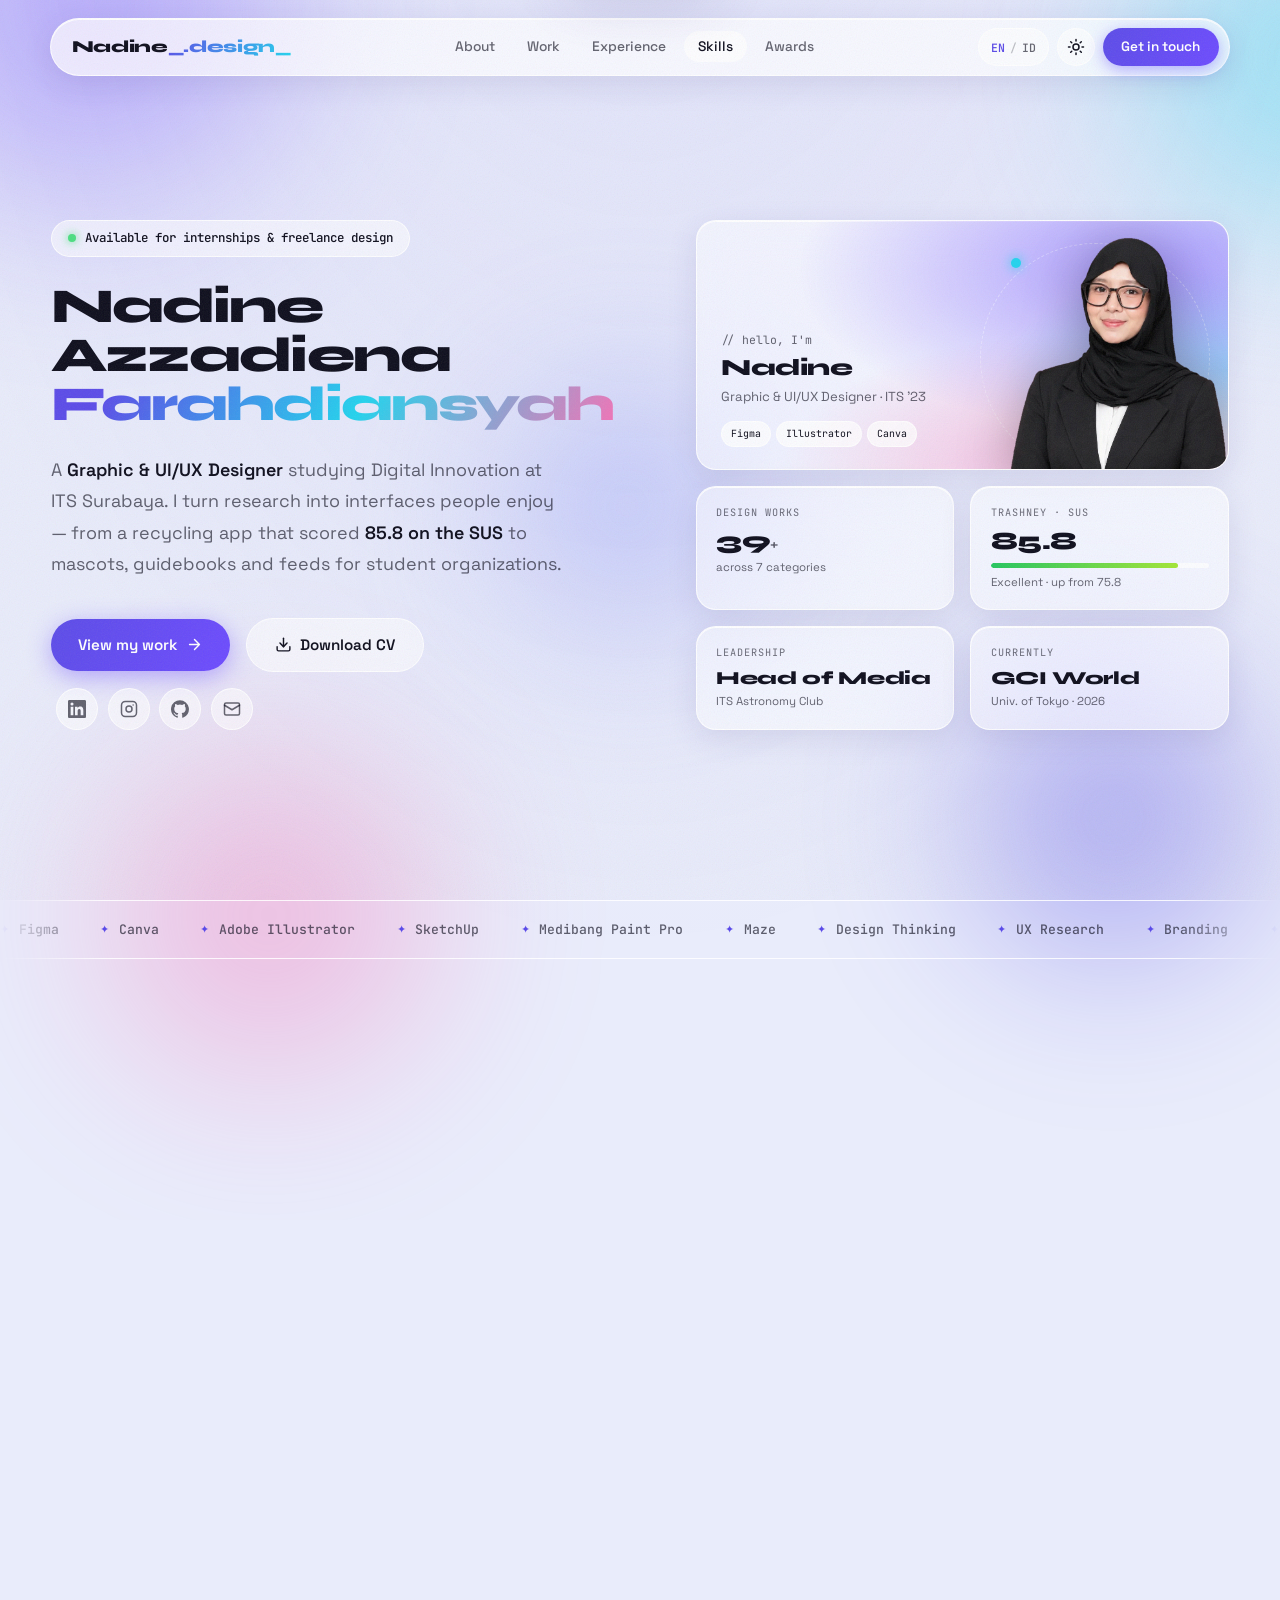
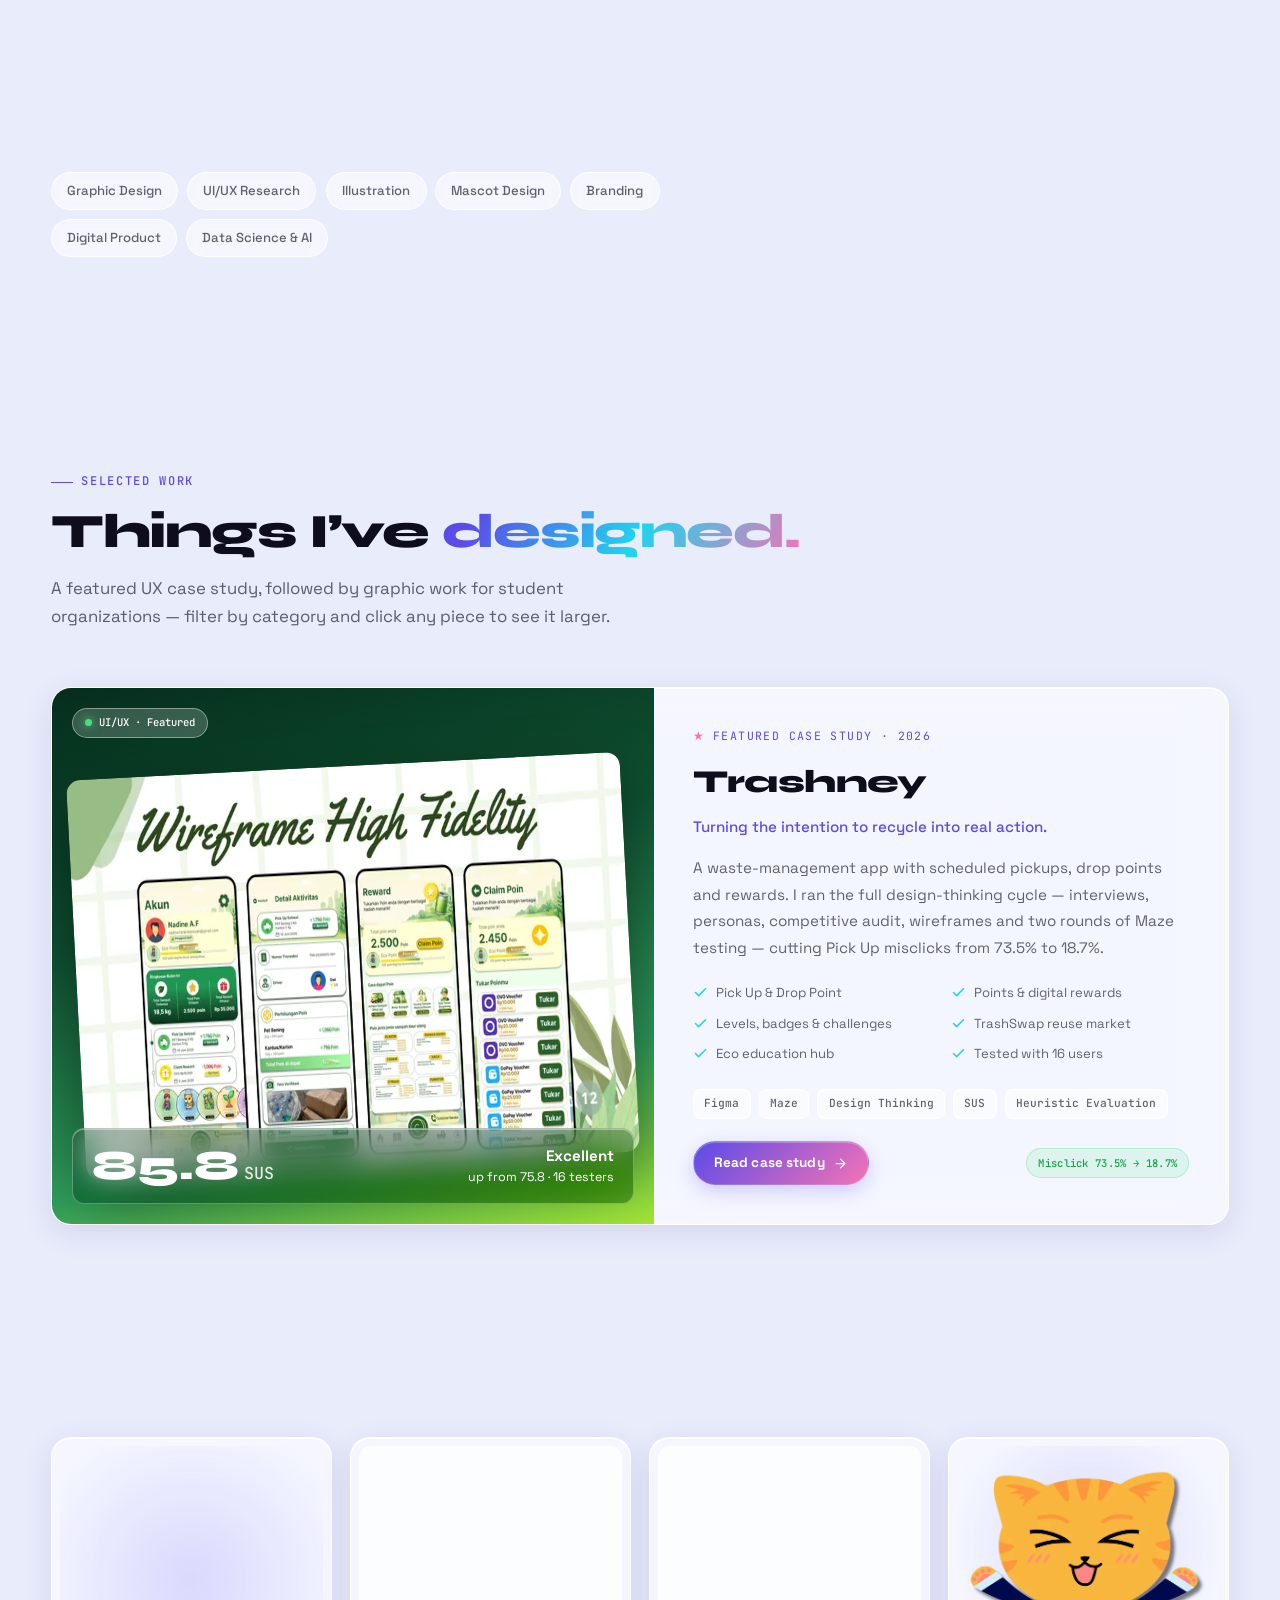
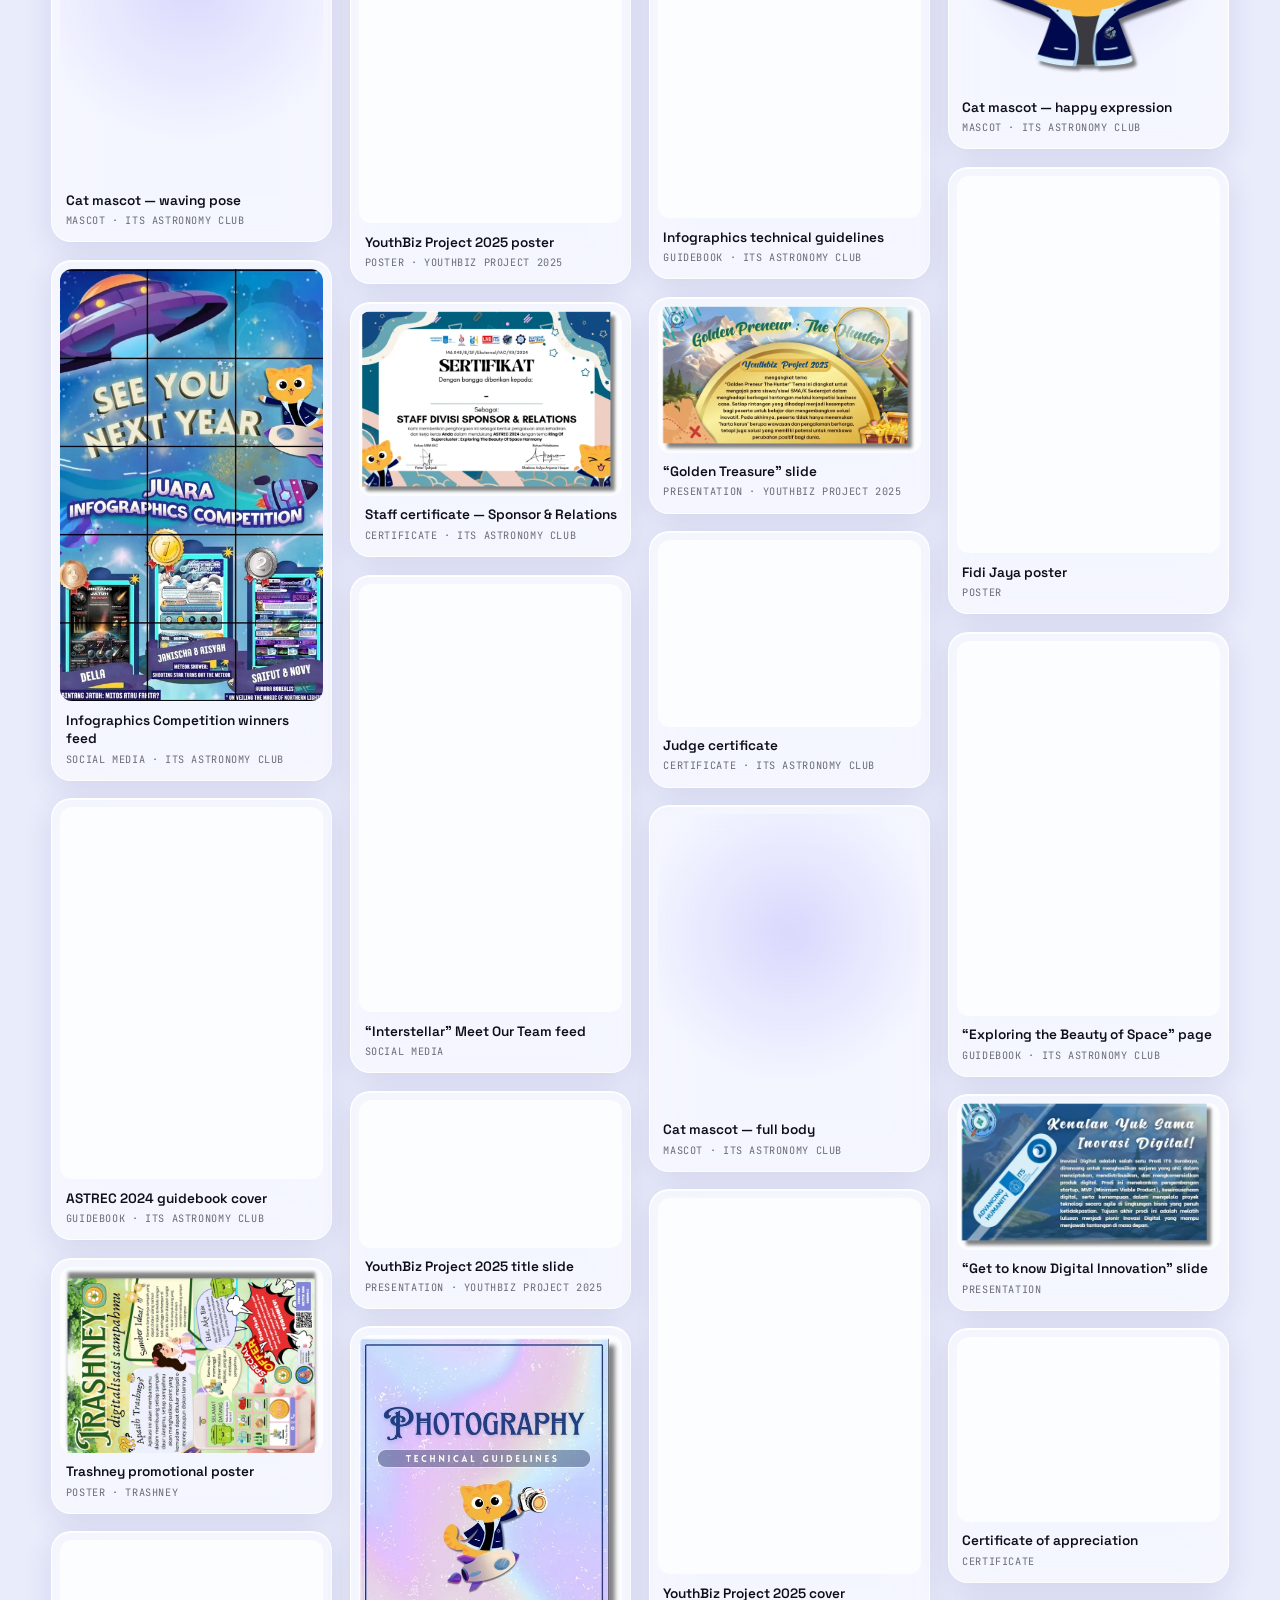
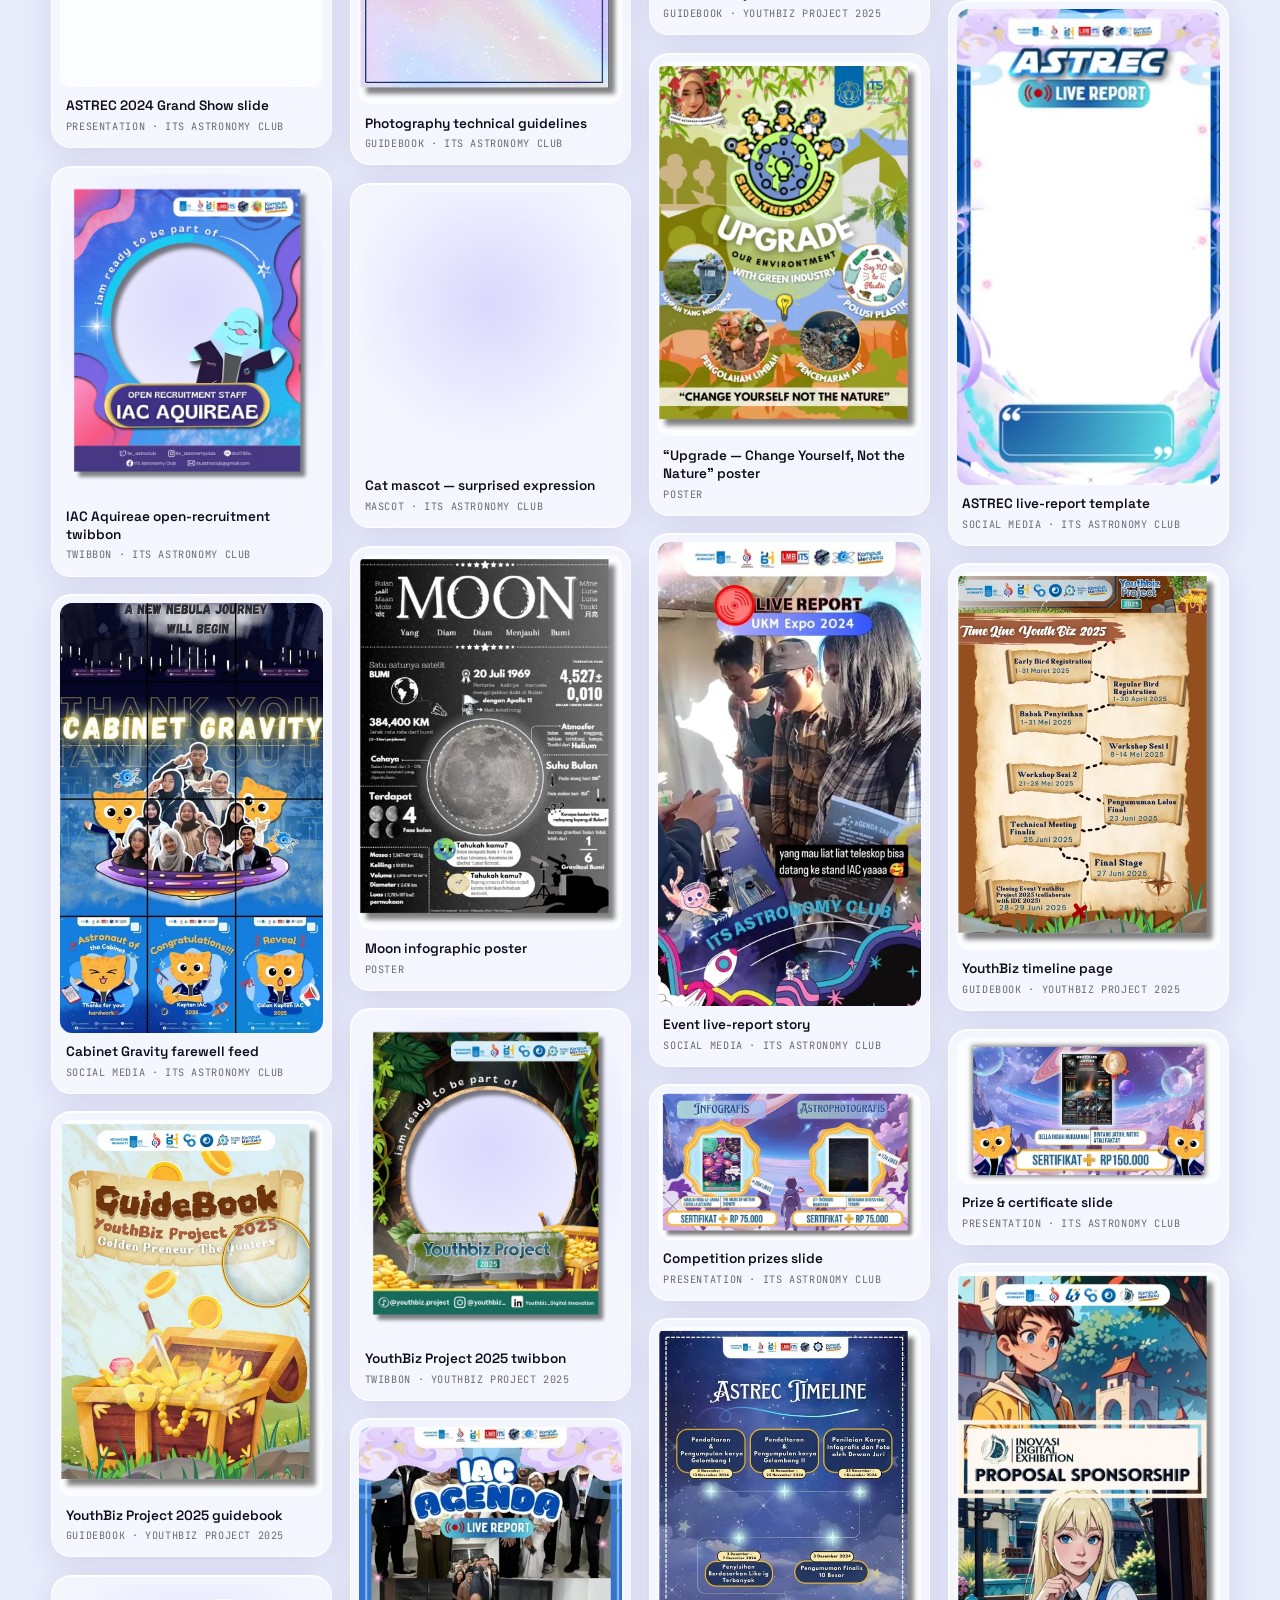
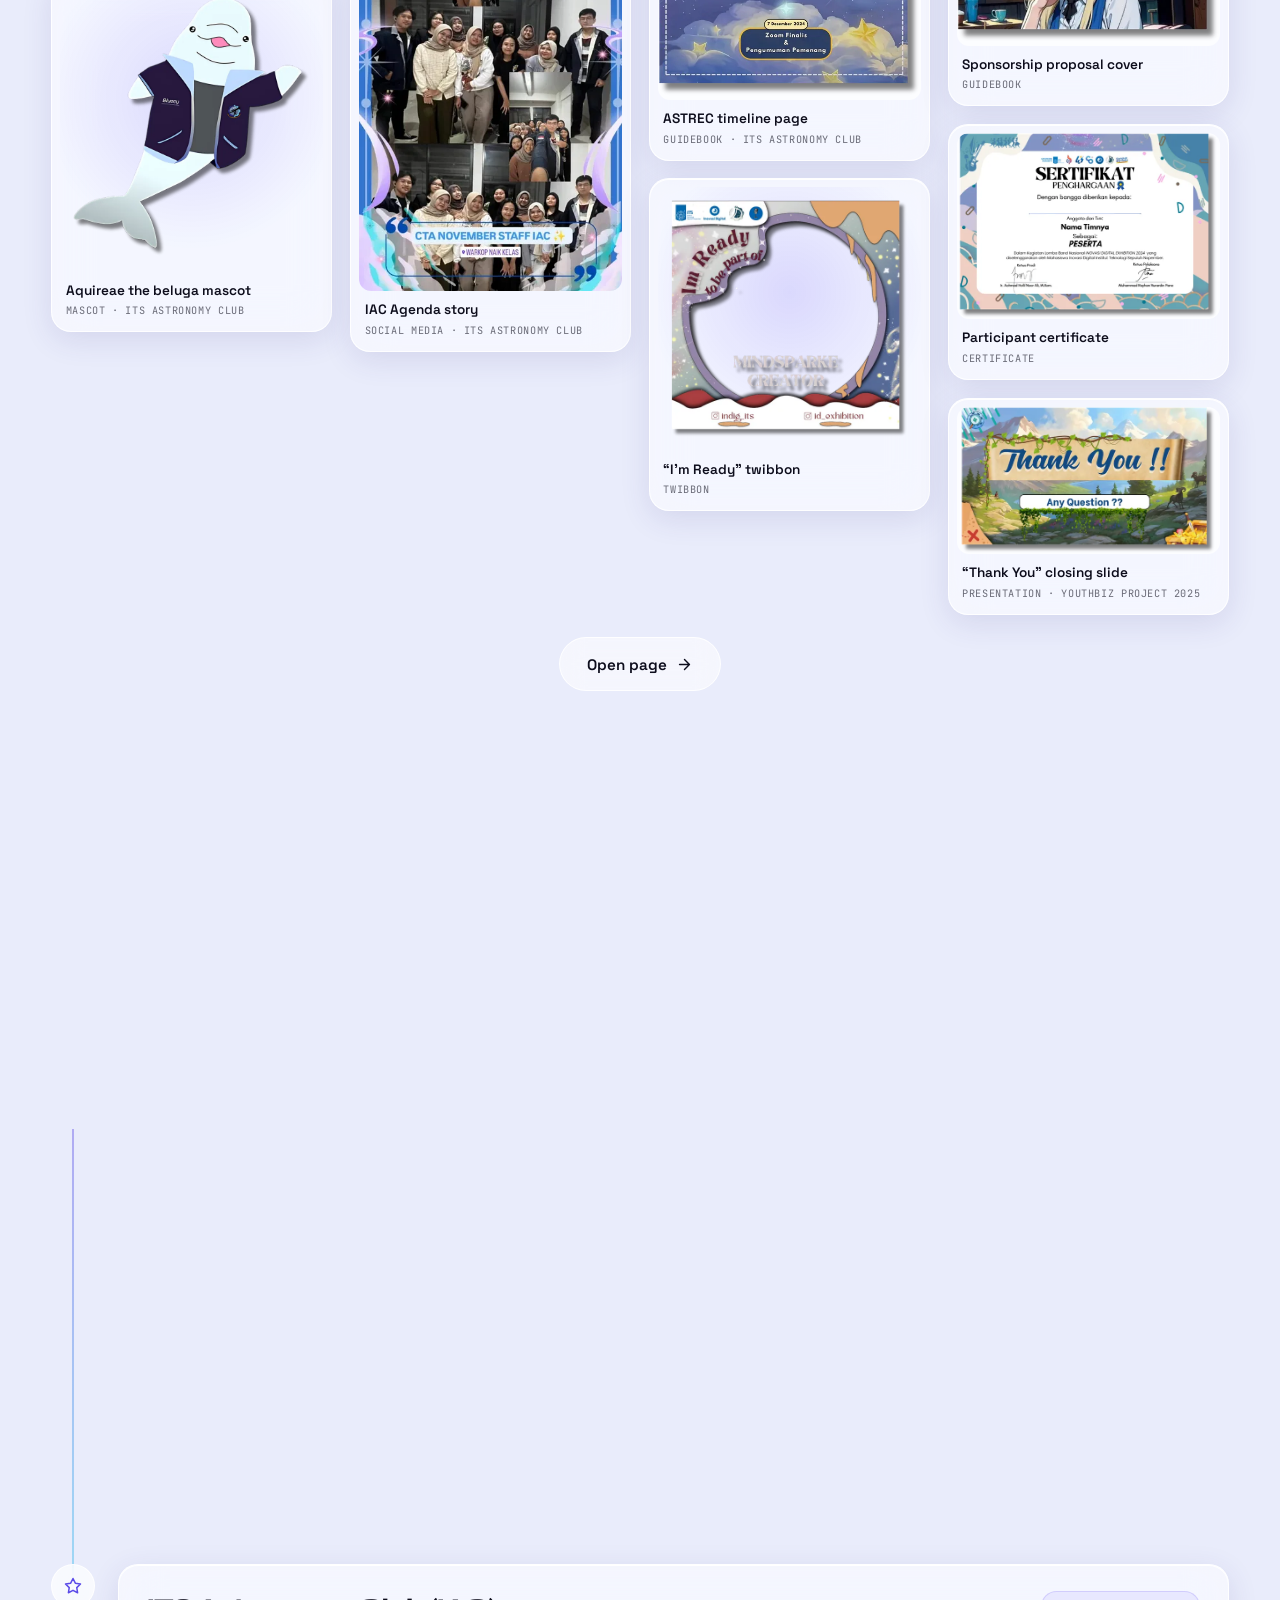
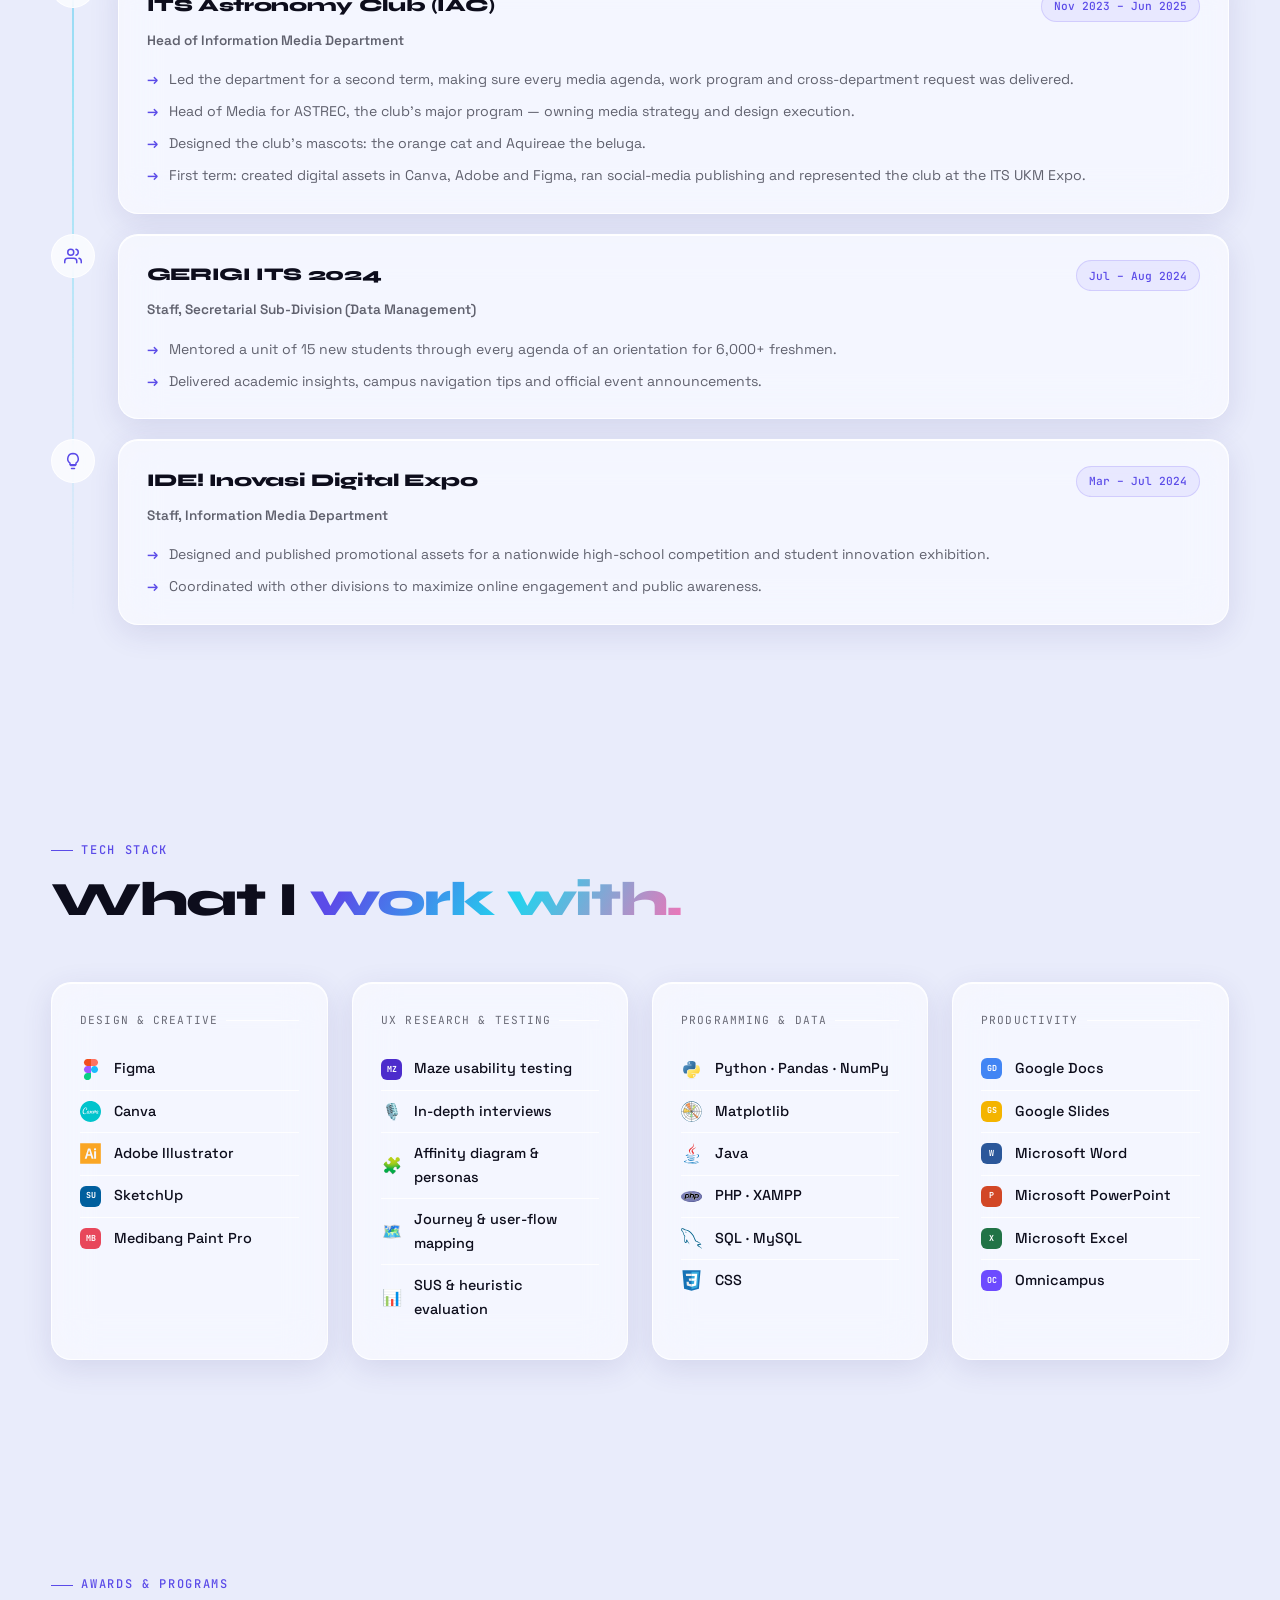
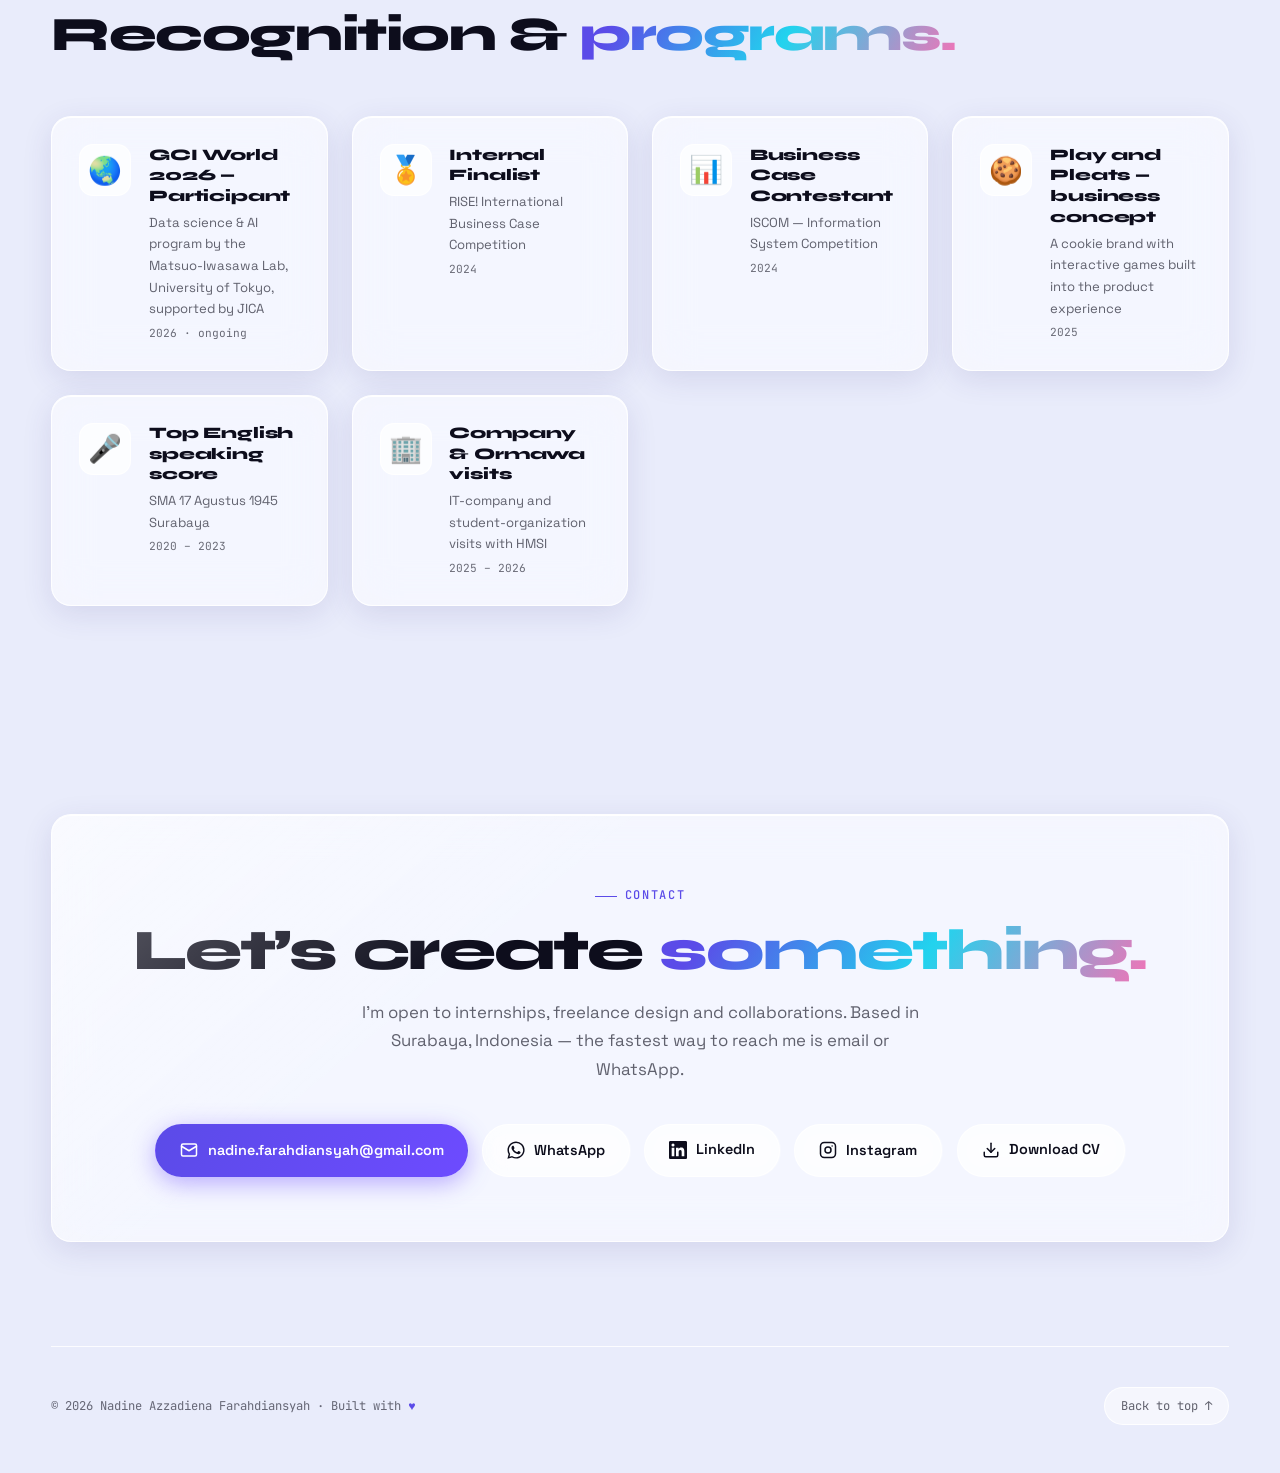
<file: index.html>
<!DOCTYPE html>
<html lang="en" data-theme="dark">
<head>
  <meta charset="UTF-8">
  <meta name="viewport" content="width=device-width, initial-scale=1">
  <title>Nadine Azzadiena Farahdiansyah — Graphic & UI/UX Designer</title>
  <meta name="description" content="Portfolio of Nadine Azzadiena Farahdiansyah — Graphic & UI/UX Designer and Digital Innovation student at ITS Surabaya. Trashney UX case study (SUS 85.8), mascots, guidebooks and social media design.">
  <meta name="author" content="Nadine Azzadiena Farahdiansyah">
  <meta name="theme-color" content="#060611">
  <link rel="canonical" href="https://nadinefarahdiansyah.github.io/">

  <meta property="og:type" content="website">
  <meta property="og:site_name" content="Nadine Azzadiena Farahdiansyah">
  <meta property="og:title" content="Nadine Azzadiena Farahdiansyah — Graphic & UI/UX Designer">
  <meta property="og:description" content="Graphic & UI/UX Designer at ITS Surabaya. Trashney UX case study, mascots, guidebooks and social media design.">
  <meta property="og:url" content="https://nadinefarahdiansyah.github.io/">
  <meta property="og:image" content="https://nadinefarahdiansyah.github.io/assets/og-image.png">
  <meta property="og:image:width" content="1200">
  <meta property="og:image:height" content="630">
  <meta property="og:image:alt" content="Nadine Azzadiena Farahdiansyah — Graphic & UI/UX Designer">
  <meta property="og:locale" content="en_US">
  <meta property="og:locale:alternate" content="id_ID">
  <meta name="twitter:card" content="summary_large_image">
  <meta name="twitter:title" content="Nadine Azzadiena Farahdiansyah — Graphic & UI/UX Designer">
  <meta name="twitter:description" content="Graphic & UI/UX Designer at ITS Surabaya. Trashney UX case study, mascots, guidebooks and social media design.">
  <meta name="twitter:image" content="https://nadinefarahdiansyah.github.io/assets/og-image.png">

  <link rel="icon" href="assets/favicon.svg" type="image/svg+xml">
  <link rel="icon" href="assets/icons/favicon-32.png" sizes="32x32" type="image/png">
  <link rel="icon" href="assets/icons/favicon-16.png" sizes="16x16" type="image/png">
  <link rel="apple-touch-icon" href="assets/icons/apple-touch-icon.png">
  <link rel="manifest" href="manifest.json">

  <!-- No-flash theme: pick saved theme or system preference before first paint -->
  <script>
    (function () {
      try {
        var t = localStorage.getItem('theme');
        if (!t) t = window.matchMedia('(prefers-color-scheme: light)').matches ? 'light' : 'dark';
        document.documentElement.setAttribute('data-theme', t);
        if (t === 'light') document.querySelector('meta[name="theme-color"]').setAttribute('content', '#e9ecfb');
      } catch (e) {}
    })();
  </script>

  <link rel="preconnect" href="https://fonts.googleapis.com">
  <link rel="preconnect" href="https://fonts.gstatic.com" crossorigin>
  <link href="https://fonts.googleapis.com/css2?family=JetBrains+Mono:wght@400;500;600&family=Space+Grotesk:wght@400;500;600;700&family=Syne:wght@600;700;800&display=swap" rel="stylesheet">
  <link rel="stylesheet" href="assets/site.css">

  <script type="application/ld+json">
  {
    "@context": "https://schema.org",
    "@type": "Person",
    "name": "Nadine Azzadiena Farahdiansyah",
    "url": "https://nadinefarahdiansyah.github.io/",
    "image": "https://nadinefarahdiansyah.github.io/assets/og-image.png",
    "jobTitle": "Graphic & UI/UX Designer",
    "email": "nadine.farahdiansyah@gmail.com",
    "address": { "@type": "PostalAddress", "addressLocality": "Surabaya", "addressCountry": "ID" },
    "alumniOf": { "@type": "CollegeOrUniversity", "name": "Institut Teknologi Sepuluh Nopember" },
    "knowsLanguage": ["en", "id"],
    "sameAs": [
      "https://www.linkedin.com/in/nadine-azzadiena-farahdiansyah-b29aa4291/",
      "https://www.instagram.com/harukakusuma/",
      "https://github.com/nadinefarahdiansyah"
    ]
  }
  </script>

  <script src="assets/works.js" defer></script>
  <script src="assets/site.js" defer></script>
</head>
<body>
  <a class="skip-link" href="#main" data-en="Skip to content" data-id="Langsung ke konten">Skip to content</a>

  <div class="aurora" aria-hidden="true">
    <div class="orb orb-1"></div><div class="orb orb-2"></div><div class="orb orb-3"></div><div class="orb orb-4"></div><div class="orb orb-5"></div>
  </div>
  <div class="progress" id="progress" aria-hidden="true"></div>

  <!-- ── NAV ── -->
  <nav aria-label="Main">
    <a href="#top" class="nav-logo">Nadine<em>_.design_</em></a>
    <ul class="nav-links" id="navLinks">
      <li><a href="#about" data-en="About" data-id="Tentang">About</a></li>
      <li><a href="#work" data-en="Work" data-id="Karya">Work</a></li>
      <li><a href="#experience" data-en="Experience" data-id="Pengalaman">Experience</a></li>
      <li><a href="#skills" data-en="Skills" data-id="Keahlian">Skills</a></li>
      <li><a href="#awards" data-en="Awards" data-id="Pencapaian">Awards</a></li>
    </ul>
    <div class="nav-right">
      <button class="lang-toggle" id="langToggle" type="button" aria-label="Switch language / Ganti bahasa">
        <span data-lang="en" class="on">EN</span><span class="sep">/</span><span data-lang="id">ID</span>
      </button>
      <button class="theme-toggle" id="themeToggle" type="button" aria-label="Toggle dark / light theme">
        <svg class="sun" viewBox="0 0 24 24" fill="none" stroke="currentColor" stroke-width="2" stroke-linecap="round" aria-hidden="true"><circle cx="12" cy="12" r="4"/><path d="M12 2v2M12 20v2M4.93 4.93l1.41 1.41M17.66 17.66l1.41 1.41M2 12h2M20 12h2M6.34 17.66l-1.41 1.41M19.07 4.93l-1.41 1.41"/></svg>
        <svg class="moon" viewBox="0 0 24 24" fill="none" stroke="currentColor" stroke-width="2" stroke-linecap="round" stroke-linejoin="round" aria-hidden="true"><path d="M21 12.79A9 9 0 1 1 11.21 3 7 7 0 0 0 21 12.79z"/></svg>
      </button>
      <a href="#contact" class="nav-cta" data-en="Get in touch" data-id="Hubungi saya">Get in touch</a>
      <button class="nav-toggle" id="navToggle" type="button" aria-controls="navLinks" aria-expanded="false" aria-label="Open menu" data-en-aria="Open menu" data-id-aria="Buka menu">
        <span></span><span></span><span></span>
      </button>
    </div>
  </nav>

  <main id="main">
    <!-- ── HERO ── -->
    <div class="wrap" id="top">
      <header class="hero">
        <div>
          <div class="hero-eyebrow reveal"><span class="dot"></span><span data-en="Available for internships & freelance design" data-id="Terbuka untuk magang & freelance desain">Available for internships &amp; freelance design</span></div>
          <h1 class="hero-title reveal d1">Nadine Azzadiena<br><span class="grad-text">Farahdiansyah</span></h1>
          <p class="hero-desc reveal d2" data-html
             data-en="A &lt;strong&gt;Graphic &amp; UI/UX Designer&lt;/strong&gt; studying Digital Innovation at ITS Surabaya. I turn research into interfaces people enjoy — from a recycling app that scored &lt;strong&gt;85.8 on the SUS&lt;/strong&gt; to mascots, guidebooks and feeds for student organizations."
             data-id="&lt;strong&gt;Desainer Grafis &amp; UI/UX&lt;/strong&gt; yang sedang menempuh studi Inovasi Digital di ITS Surabaya. Saya mengubah riset menjadi antarmuka yang nyaman dipakai — dari aplikasi daur ulang dengan &lt;strong&gt;skor SUS 85,8&lt;/strong&gt; hingga maskot, guidebook, dan feed untuk organisasi mahasiswa.">A <strong>Graphic &amp; UI/UX Designer</strong> studying Digital Innovation at ITS Surabaya. I turn research into interfaces people enjoy — from a recycling app that scored <strong>85.8 on the SUS</strong> to mascots, guidebooks and feeds for student organizations.</p>
          <div class="hero-actions reveal d3">
            <a href="#work" class="btn btn-primary"><span data-en="View my work" data-id="Lihat karya saya">View my work</span>
              <svg viewBox="0 0 24 24" fill="none" stroke="currentColor" stroke-width="2" stroke-linecap="round" stroke-linejoin="round" aria-hidden="true"><path d="M5 12h14M12 5l7 7-7 7"/></svg></a>
            <a href="assets/Nadine-Azzadiena-Farahdiansyah-CV.pdf" class="btn btn-ghost" download>
              <svg viewBox="0 0 24 24" fill="none" stroke="currentColor" stroke-width="2" stroke-linecap="round" stroke-linejoin="round" aria-hidden="true"><path d="M21 15v4a2 2 0 0 1-2 2H5a2 2 0 0 1-2-2v-4"/><path d="M7 10l5 5 5-5"/><path d="M12 15V3"/></svg>
              <span data-en="Download CV" data-id="Unduh CV">Download CV</span></a>
            <div class="hero-socials">
              <a href="https://www.linkedin.com/in/nadine-azzadiena-farahdiansyah-b29aa4291/" target="_blank" rel="noopener" aria-label="LinkedIn"><svg viewBox="0 0 24 24" fill="currentColor" aria-hidden="true"><path d="M20.45 20.45h-3.56v-5.57c0-1.33-.02-3.04-1.85-3.04-1.85 0-2.14 1.45-2.14 2.94v5.67H9.35V9h3.41v1.56h.05c.48-.9 1.64-1.85 3.37-1.85 3.6 0 4.27 2.37 4.27 5.46v6.28zM5.34 7.43a2.06 2.06 0 1 1 0-4.12 2.06 2.06 0 0 1 0 4.12zM7.12 20.45H3.56V9h3.56v11.45zM22.22 0H1.77C.79 0 0 .77 0 1.73v20.54C0 23.23.79 24 1.77 24h20.45c.98 0 1.78-.77 1.78-1.73V1.73C24 .77 23.2 0 22.22 0z"/></svg></a>
              <a href="https://www.instagram.com/harukakusuma/" target="_blank" rel="noopener" aria-label="Instagram"><svg viewBox="0 0 24 24" fill="none" stroke="currentColor" stroke-width="2" aria-hidden="true"><rect x="2" y="2" width="20" height="20" rx="5"/><circle cx="12" cy="12" r="4"/><circle cx="17.5" cy="6.5" r="1" fill="currentColor" stroke="none"/></svg></a>
              <a href="https://github.com/nadinefarahdiansyah" target="_blank" rel="noopener" aria-label="GitHub"><svg viewBox="0 0 24 24" fill="currentColor" aria-hidden="true"><path d="M12 .3a12 12 0 0 0-3.8 23.38c.6.12.83-.26.83-.57L9 21.07c-3.34.72-4.04-1.61-4.04-1.61-.55-1.39-1.34-1.76-1.34-1.76-1.08-.74.09-.73.09-.73 1.2.09 1.83 1.24 1.83 1.24 1.07 1.83 2.81 1.3 3.5 1 .1-.78.42-1.31.76-1.61-2.67-.3-5.47-1.33-5.47-5.93 0-1.31.47-2.38 1.24-3.22-.14-.3-.54-1.52.1-3.18 0 0 1-.32 3.3 1.23a11.5 11.5 0 0 1 6 0c2.28-1.55 3.29-1.23 3.29-1.23.64 1.66.24 2.88.12 3.18a4.65 4.65 0 0 1 1.23 3.22c0 4.61-2.8 5.63-5.48 5.92.42.36.81 1.1.81 2.22l-.01 3.29c0 .31.2.69.82.57A12 12 0 0 0 12 .3"/></svg></a>
              <a href="mailto:nadine.farahdiansyah@gmail.com" aria-label="Email"><svg viewBox="0 0 24 24" fill="none" stroke="currentColor" stroke-width="2" stroke-linecap="round" stroke-linejoin="round" aria-hidden="true"><rect x="2" y="4" width="20" height="16" rx="2"/><path d="m22 7-10 6L2 7"/></svg></a>
            </div>
          </div>
        </div>

        <div class="hero-bento">
          <div class="glass-card portrait span-2 reveal d2" data-tilt>
            <div class="portrait-scene" aria-hidden="true"></div>
            <div class="portrait-ring" aria-hidden="true"></div>
            <img class="portrait-photo" src="assets/img/nadine-cutout-thumb.webp" width="677" height="720" alt="Nadine Azzadiena Farahdiansyah" fetchpriority="high">
            <div class="portrait-body">
              <div class="portrait-hi" data-en="// hello, I'm" data-id="// halo, saya">// hello, I'm</div>
              <div class="portrait-name">Nadine</div>
              <div class="portrait-role" data-en="Graphic & UI/UX Designer · ITS ’23" data-id="Desainer Grafis & UI/UX · ITS ’23">Graphic &amp; UI/UX Designer · ITS ’23</div>
              <div class="portrait-tags"><span>Figma</span><span>Illustrator</span><span>Canva</span></div>
            </div>
          </div>
          <a href="#work" class="glass-card mini-stat reveal d3">
            <div class="ms-label" data-en="Design works" data-id="Karya desain">Design works</div>
            <div class="ms-value"><span data-count="works">0</span><small>+</small></div>
            <div class="ms-sub" data-en="across 7 categories" data-id="dalam 7 kategori">across 7 categories</div>
          </a>
          <a href="project.html#trashney" class="glass-card mini-stat reveal d3">
            <div class="ms-label">Trashney · SUS</div>
            <div class="ms-value"><span data-count="85.8">0</span></div>
            <div class="ms-bar" aria-hidden="true"><i style="--w: 85.8%"></i></div>
            <div class="ms-sub" data-en="Excellent · up from 75.8" data-id="Excellent · naik dari 75,8">Excellent · up from 75.8</div>
          </a>
          <div class="glass-card mini-stat reveal d4">
            <div class="ms-label" data-en="Leadership" data-id="Kepemimpinan">Leadership</div>
            <div class="ms-value" style="font-size:1.15rem" data-en="Head of Media" data-id="Kepala Media">Head of Media</div>
            <div class="ms-sub">ITS Astronomy Club</div>
          </div>
          <div class="glass-card mini-stat reveal d4">
            <div class="ms-label" data-en="Currently" data-id="Saat ini">Currently</div>
            <div class="ms-value" style="font-size:1.15rem">GCI World</div>
            <div class="ms-sub" data-en="Univ. of Tokyo · 2026" data-id="Univ. of Tokyo · 2026">Univ. of Tokyo · 2026</div>
          </div>
        </div>
      </header>
    </div>

    <div class="marquee" aria-hidden="true">
      <div class="marquee-track">
        <span class="marquee-item">Figma</span><span class="marquee-item">Canva</span><span class="marquee-item">Adobe Illustrator</span><span class="marquee-item">SketchUp</span><span class="marquee-item">Medibang Paint Pro</span><span class="marquee-item">Maze</span><span class="marquee-item">Design Thinking</span><span class="marquee-item">UX Research</span><span class="marquee-item">Branding</span><span class="marquee-item">Mascot Design</span><span class="marquee-item">Python</span><span class="marquee-item">Pandas</span><span class="marquee-item">PHP</span><span class="marquee-item">MySQL</span>
        <span class="marquee-item">Figma</span><span class="marquee-item">Canva</span><span class="marquee-item">Adobe Illustrator</span><span class="marquee-item">SketchUp</span><span class="marquee-item">Medibang Paint Pro</span><span class="marquee-item">Maze</span><span class="marquee-item">Design Thinking</span><span class="marquee-item">UX Research</span><span class="marquee-item">Branding</span><span class="marquee-item">Mascot Design</span><span class="marquee-item">Python</span><span class="marquee-item">Pandas</span><span class="marquee-item">PHP</span><span class="marquee-item">MySQL</span>
      </div>
    </div>

    <!-- ── ABOUT ── -->
    <section id="about">
      <div class="wrap about-grid">
        <div class="about-text">
          <div class="section-label reveal" data-en="About" data-id="Tentang">About</div>
          <h2 class="section-title reveal d1" data-html
              data-en="Designing with empathy,&lt;br&gt;&lt;span class=&quot;grad-text&quot;&gt;building with purpose.&lt;/span&gt;"
              data-id="Mendesain dengan empati,&lt;br&gt;&lt;span class=&quot;grad-text&quot;&gt;berkarya dengan tujuan.&lt;/span&gt;">Designing with empathy,<br><span class="grad-text">building with purpose.</span></h2>
          <p class="reveal d2" data-html
             data-en="I’m a 2023 cohort student in the Department of Information Systems at &lt;span class=&quot;hl&quot;&gt;Institut Teknologi Sepuluh Nopember (ITS)&lt;/span&gt;, majoring in Digital Innovation. I’m drawn to the place where business, technology and design meet — turning ideas into digital products that actually create value."
             data-id="Saya mahasiswi angkatan 2023 Departemen Sistem Informasi &lt;span class=&quot;hl&quot;&gt;Institut Teknologi Sepuluh Nopember (ITS)&lt;/span&gt;, program studi Inovasi Digital. Saya tertarik pada titik temu bisnis, teknologi, dan desain — mengubah ide menjadi produk digital yang benar-benar memberi nilai.">I’m a 2023 cohort student in the Department of Information Systems at <span class="hl">Institut Teknologi Sepuluh Nopember (ITS)</span>, majoring in Digital Innovation. I’m drawn to the place where business, technology and design meet — turning ideas into digital products that actually create value.</p>
          <p class="reveal d2" data-html
             data-en="My favorite proof is &lt;span class=&quot;hl&quot;&gt;Trashney&lt;/span&gt;, a recycling app I researched, designed and tested over two iterations until it reached an &lt;strong&gt;Excellent&lt;/strong&gt; usability score. Alongside UX, I lead media design for student organizations — most notably as &lt;span class=&quot;hl&quot;&gt;Head of Information Media at ITS Astronomy Club&lt;/span&gt;, where I also created the club’s mascots."
             data-id="Bukti favorit saya adalah &lt;span class=&quot;hl&quot;&gt;Trashney&lt;/span&gt;, aplikasi daur ulang yang saya riset, desain, dan uji dalam dua iterasi hingga mencapai skor usability &lt;strong&gt;Excellent&lt;/strong&gt;. Di luar UX, saya aktif memimpin desain media untuk organisasi mahasiswa — terutama sebagai &lt;span class=&quot;hl&quot;&gt;Kepala Departemen Media Informasi ITS Astronomy Club&lt;/span&gt;, tempat saya juga menciptakan maskot klub.">My favorite proof is <span class="hl">Trashney</span>, a recycling app I researched, designed and tested over two iterations until it reached an <strong>Excellent</strong> usability score. Alongside UX, I lead media design for student organizations — most notably as <span class="hl">Head of Information Media at ITS Astronomy Club</span>, where I also created the club’s mascots.</p>
          <p class="reveal d3" data-html
             data-en="I’m known for being adaptable, a quick learner and meticulous with details. Right now I’m expanding into data and AI through &lt;span class=&quot;hl&quot;&gt;GCI World 2026&lt;/span&gt; at the University of Tokyo’s Matsuo-Iwasawa Lab."
             data-id="Saya dikenal adaptif, cepat belajar, dan teliti terhadap detail. Saat ini saya sedang memperluas kemampuan ke data dan AI melalui &lt;span class=&quot;hl&quot;&gt;GCI World 2026&lt;/span&gt; di Matsuo-Iwasawa Lab, University of Tokyo.">I’m known for being adaptable, a quick learner and meticulous with details. Right now I’m expanding into data and AI through <span class="hl">GCI World 2026</span> at the University of Tokyo’s Matsuo-Iwasawa Lab.</p>
          <div class="interest-row reveal d3">
            <span class="chip" data-en="Graphic Design" data-id="Desain Grafis">Graphic Design</span>
            <span class="chip" data-en="UI/UX Research" data-id="Riset UI/UX">UI/UX Research</span>
            <span class="chip" data-en="Illustration" data-id="Ilustrasi">Illustration</span>
            <span class="chip" data-en="Mascot Design" data-id="Desain Maskot">Mascot Design</span>
            <span class="chip">Branding</span>
            <span class="chip" data-en="Digital Product" data-id="Produk Digital">Digital Product</span>
            <span class="chip">Data Science &amp; AI</span>
          </div>
        </div>

        <div class="about-side">
          <div class="glass panel reveal d2">
            <div class="panel-title" data-en="Quick stack" data-id="Tools utama">Quick stack</div>
            <div class="quick-stack">
              <span class="stack-pill"><img src="assets/icons/figma.svg" alt="" width="16" height="16">Figma</span>
              <span class="stack-pill"><img src="assets/icons/canva.svg" alt="" width="16" height="16">Canva</span>
              <span class="stack-pill"><img src="assets/icons/illustrator.svg" alt="" width="16" height="16">Illustrator</span>
              <span class="stack-pill"><span class="mono" style="--c:#005f9e">SU</span>SketchUp</span>
              <span class="stack-pill"><span class="mono" style="--c:#4c2ccc">MZ</span>Maze</span>
              <span class="stack-pill"><img src="assets/icons/python.svg" alt="" width="16" height="16">Python</span>
            </div>
          </div>
          <div class="glass panel reveal d3">
            <div class="panel-title" data-en="Education" data-id="Pendidikan">Education</div>
            <div class="edu-item">
              <span class="edu-dot" style="background: var(--accent); box-shadow: 0 0 10px var(--accent);"></span>
              <div>
                <div class="edu-name">Institut Teknologi Sepuluh Nopember</div>
                <div class="edu-meta" data-en="B.S. Digital Innovation · 2023 – 2027 (expected)" data-id="S1 Inovasi Digital · 2023 – 2027 (perkiraan)">B.S. Digital Innovation · 2023 – 2027 (expected)</div>
              </div>
            </div>
            <div class="edu-item">
              <span class="edu-dot" style="background: var(--accent-2); box-shadow: 0 0 10px var(--accent-2);"></span>
              <div>
                <div class="edu-name">SMA 17 Agustus 1945 Surabaya</div>
                <div class="edu-meta" data-en="High school · 2020 – 2023" data-id="SMA · 2020 – 2023">High school · 2020 – 2023</div>
              </div>
            </div>
          </div>
        </div>
      </div>
    </section>

    <!-- ── WORK ── -->
    <section id="work">
      <div class="wrap">
        <div class="section-head">
          <div class="section-label reveal" data-en="Selected work" data-id="Karya pilihan">Selected work</div>
          <h2 class="section-title reveal d1" data-html
              data-en="Things I’ve &lt;span class=&quot;grad-text&quot;&gt;designed.&lt;/span&gt;"
              data-id="Hal yang sudah saya &lt;span class=&quot;grad-text&quot;&gt;desain.&lt;/span&gt;">Things I’ve <span class="grad-text">designed.</span></h2>
          <p class="section-desc reveal d2" data-en="A featured UX case study, followed by graphic work for student organizations — filter by category and click any piece to see it larger." data-id="Satu case study UX unggulan, lalu karya grafis untuk organisasi mahasiswa — saring per kategori dan klik karya untuk melihatnya lebih besar.">A featured UX case study, followed by graphic work for student organizations — filter by category and click any piece to see it larger.</p>
        </div>

        <article class="glass-card featured reveal">
          <div class="featured-visual" aria-hidden="true">
            <span class="leaf" style="left:12%; bottom:-30px; animation-duration:11s;"></span>
            <span class="leaf" style="left:38%; bottom:-30px; animation-duration:14s; animation-delay:-5s;"></span>
            <span class="leaf" style="left:64%; bottom:-30px; animation-duration:12s; animation-delay:-8s;"></span>
            <span class="leaf" style="left:86%; bottom:-30px; animation-duration:16s; animation-delay:-2s;"></span>
            <span class="fv-badge"><span class="dot"></span>UI/UX · Featured</span>
            <img class="fv-shot" src="assets/case-studies/trashney/hi-fi-services-thumb.webp" width="720" height="400" alt="" loading="lazy">
            <div class="fv-glass">
              <div class="fv-temp">85.8<small>SUS</small></div>
              <div class="fv-meta"><strong>Excellent</strong><br><span data-en="up from 75.8 · 16 testers" data-id="naik dari 75,8 · 16 penguji">up from 75.8 · 16 testers</span></div>
            </div>
          </div>
          <div class="featured-body">
            <div class="featured-eyebrow"><span class="star">★</span><span data-en="Featured case study · 2026" data-id="Case study unggulan · 2026">Featured case study · 2026</span></div>
            <h3 class="featured-title">Trashney</h3>
            <p class="featured-tagline" data-en="Turning the intention to recycle into real action." data-id="Mengubah niat daur ulang menjadi aksi nyata.">Turning the intention to recycle into real action.</p>
            <p class="featured-desc" data-en="A waste-management app with scheduled pickups, drop points and rewards. I ran the full design-thinking cycle — interviews, personas, competitive audit, wireframes and two rounds of Maze testing — cutting Pick Up misclicks from 73.5% to 18.7%." data-id="Aplikasi pengelolaan sampah dengan pickup terjadwal, drop point, dan reward. Saya menjalankan siklus design thinking penuh — wawancara, persona, competitive audit, wireframe, dan dua putaran uji Maze — hingga misclick Pick Up turun dari 73,5% ke 18,7%.">A waste-management app with scheduled pickups, drop points and rewards. I ran the full design-thinking cycle — interviews, personas, competitive audit, wireframes and two rounds of Maze testing — cutting Pick Up misclicks from 73.5% to 18.7%.</p>
            <div class="featured-features">
              <span class="ff"><svg viewBox="0 0 24 24" fill="none" stroke="currentColor" stroke-width="2.5" stroke-linecap="round" stroke-linejoin="round" aria-hidden="true"><path d="M20 6 9 17l-5-5"/></svg>Pick Up &amp; Drop Point</span>
              <span class="ff"><svg viewBox="0 0 24 24" fill="none" stroke="currentColor" stroke-width="2.5" stroke-linecap="round" stroke-linejoin="round" aria-hidden="true"><path d="M20 6 9 17l-5-5"/></svg><span data-en="Points & digital rewards" data-id="Poin & reward digital">Points &amp; digital rewards</span></span>
              <span class="ff"><svg viewBox="0 0 24 24" fill="none" stroke="currentColor" stroke-width="2.5" stroke-linecap="round" stroke-linejoin="round" aria-hidden="true"><path d="M20 6 9 17l-5-5"/></svg><span data-en="Levels, badges & challenges" data-id="Level, badge & challenge">Levels, badges &amp; challenges</span></span>
              <span class="ff"><svg viewBox="0 0 24 24" fill="none" stroke="currentColor" stroke-width="2.5" stroke-linecap="round" stroke-linejoin="round" aria-hidden="true"><path d="M20 6 9 17l-5-5"/></svg><span data-en="TrashSwap reuse market" data-id="Pasar reuse TrashSwap">TrashSwap reuse market</span></span>
              <span class="ff"><svg viewBox="0 0 24 24" fill="none" stroke="currentColor" stroke-width="2.5" stroke-linecap="round" stroke-linejoin="round" aria-hidden="true"><path d="M20 6 9 17l-5-5"/></svg><span data-en="Eco education hub" data-id="Pusat edukasi lingkungan">Eco education hub</span></span>
              <span class="ff"><svg viewBox="0 0 24 24" fill="none" stroke="currentColor" stroke-width="2.5" stroke-linecap="round" stroke-linejoin="round" aria-hidden="true"><path d="M20 6 9 17l-5-5"/></svg><span data-en="Tested with 16 users" data-id="Diuji oleh 16 pengguna">Tested with 16 users</span></span>
            </div>
            <div class="stack-row">
              <span class="tag">Figma</span><span class="tag">Maze</span><span class="tag">Design Thinking</span><span class="tag">SUS</span><span class="tag">Heuristic Evaluation</span>
            </div>
            <div class="featured-foot">
              <a class="plink" href="project.html#trashney"><span data-en="Read case study" data-id="Baca case study">Read case study</span>
                <svg viewBox="0 0 24 24" fill="none" stroke="currentColor" stroke-width="2" stroke-linecap="round" stroke-linejoin="round" aria-hidden="true"><path d="M5 12h14M12 5l7 7-7 7"/></svg></a>
              <span class="badge badge-green">Misclick 73.5% → 18.7%</span>
            </div>
          </div>
        </article>

        <div class="gallery-head reveal">
          <div>
            <h3 class="gallery-title" data-en="Design gallery" data-id="Galeri desain">Design gallery</h3>
            <p class="gallery-sub" data-en="Graphic work for ITS Astronomy Club, YouthBiz Project 2025 and more." data-id="Karya grafis untuk ITS Astronomy Club, YouthBiz Project 2025, dan lainnya.">Graphic work for ITS Astronomy Club, YouthBiz Project 2025 and more.</p>
          </div>
        </div>
        <div class="filters reveal" id="filters" role="group" aria-label="Filter by category"></div>
        <div class="masonry" id="gallery" aria-live="polite">
          <noscript><p class="section-desc">Enable JavaScript to browse the gallery, or download the CV for a summary.</p></noscript>
        </div>
        <div class="gallery-foot">
          <a class="btn btn-ghost" id="galleryMore" href="project.html" hidden><span>Open page</span>
            <svg viewBox="0 0 24 24" fill="none" stroke="currentColor" stroke-width="2" stroke-linecap="round" stroke-linejoin="round" aria-hidden="true"><path d="M5 12h14M12 5l7 7-7 7"/></svg></a>
        </div>
      </div>
    </section>

    <!-- ── EXPERIENCE ── -->
    <section id="experience">
      <div class="wrap">
        <div class="section-head">
          <div class="section-label reveal" data-en="Experience" data-id="Pengalaman">Experience</div>
          <h2 class="section-title reveal d1" data-html
              data-en="Where I’ve &lt;span class=&quot;grad-text&quot;&gt;contributed.&lt;/span&gt;"
              data-id="Tempat saya &lt;span class=&quot;grad-text&quot;&gt;berkontribusi.&lt;/span&gt;">Where I’ve <span class="grad-text">contributed.</span></h2>
          <p class="section-desc reveal d2" data-en="Leading media and design teams in student organizations and national competitions." data-id="Memimpin tim media dan desain di organisasi mahasiswa dan kompetisi nasional.">Leading media and design teams in student organizations and national competitions.</p>
        </div>

        <div class="exp-list">
          <div class="exp-item reveal">
            <div class="exp-dot"><svg viewBox="0 0 24 24" aria-hidden="true"><rect x="2" y="3" width="20" height="14" rx="2"/><path d="M8 21h8M12 17v4"/></svg></div>
            <div class="glass-card exp-content">
              <div class="exp-meta"><div class="exp-org">HMSI ITS — Information Media</div><span class="exp-period">Jul 2024 – Jul 2026</span></div>
              <div class="exp-role" data-en="Intern → Staff, Information Media" data-id="Staf Magang → Staf Tetap Media Informasi">Intern → Staff, Information Media</div>
              <ul class="exp-bullets">
                <li data-en="Produced visual assets and promotional graphics for departmental programs and campaigns." data-id="Membuat aset visual dan grafis promosi untuk program dan kampanye departemen.">Produced visual assets and promotional graphics for departmental programs and campaigns.</li>
                <li data-en="Managed HMSI’s official social media with publication strategies that boosted student engagement." data-id="Mengelola media sosial resmi HMSI dengan strategi publikasi untuk meningkatkan engagement mahasiswa.">Managed HMSI’s official social media with publication strategies that boosted student engagement.</li>
                <li data-en="Kept visual branding consistent across the organization’s media platforms." data-id="Menjaga konsistensi branding visual di seluruh platform media organisasi.">Kept visual branding consistent across the organization’s media platforms.</li>
              </ul>
            </div>
          </div>
          <div class="exp-item reveal">
            <div class="exp-dot"><svg viewBox="0 0 24 24" aria-hidden="true"><path d="M12 19l7-7 3 3-7 7-3-3z"/><path d="M18 13l-1.5-7.5L2 2l3.5 14.5L13 18l5-5z"/><path d="M2 2l7.586 7.586"/><circle cx="11" cy="11" r="2"/></svg></div>
            <div class="glass-card exp-content">
              <div class="exp-meta"><div class="exp-org">YouthBiz Project 2025</div><span class="exp-period">Mar – Jul 2025</span></div>
              <div class="exp-role" data-en="Head of Design Sub-Division, Creative Division" data-id="Kepala Sub-Divisi Desain, Divisi Kreatif">Head of Design Sub-Division, Creative Division</div>
              <ul class="exp-bullets">
                <li data-en="Led the design sub-division of a national entrepreneurship competition for high-school and vocational students." data-id="Memimpin sub-divisi desain sebuah kompetisi kewirausahaan nasional untuk siswa SMA/SMK.">Led the design sub-division of a national entrepreneurship competition for high-school and vocational students.</li>
                <li data-en="Directed and mentored team members to deliver visual branding and creative assets across every event platform." data-id="Mengarahkan dan membimbing anggota tim dalam menghasilkan branding visual dan aset kreatif di seluruh platform acara.">Directed and mentored team members to deliver visual branding and creative assets across every event platform.</li>
              </ul>
            </div>
          </div>
          <div class="exp-item reveal">
            <div class="exp-dot"><svg viewBox="0 0 24 24" aria-hidden="true"><path d="M12 2l3.09 6.26L22 9.27l-5 4.87 1.18 6.88L12 17.77l-6.18 3.25L7 14.14 2 9.27l6.91-1.01L12 2z"/></svg></div>
            <div class="glass-card exp-content">
              <div class="exp-meta"><div class="exp-org">ITS Astronomy Club (IAC)</div><span class="exp-period">Nov 2023 – Jun 2025</span></div>
              <div class="exp-role" data-en="Head of Information Media Department" data-id="Kepala Departemen Media Informasi">Head of Information Media Department</div>
              <ul class="exp-bullets">
                <li data-en="Led the department for a second term, making sure every media agenda, work program and cross-department request was delivered." data-id="Memimpin departemen pada periode kedua, memastikan seluruh agenda media, program kerja, dan permintaan lintas departemen terpenuhi.">Led the department for a second term, making sure every media agenda, work program and cross-department request was delivered.</li>
                <li data-en="Head of Media for ASTREC, the club’s major program — owning media strategy and design execution." data-id="Kepala Media untuk ASTREC, program besar klub — memegang strategi media dan eksekusi desain.">Head of Media for ASTREC, the club’s major program — owning media strategy and design execution.</li>
                <li data-en="Designed the club’s mascots: the orange cat and Aquireae the beluga." data-id="Mendesain maskot klub: kucing oranye dan beluga Aquireae.">Designed the club’s mascots: the orange cat and Aquireae the beluga.</li>
                <li data-en="First term: created digital assets in Canva, Adobe and Figma, ran social-media publishing and represented the club at the ITS UKM Expo." data-id="Periode pertama: membuat aset digital di Canva, Adobe, dan Figma, mengelola publikasi media sosial, dan mewakili klub di ITS UKM Expo.">First term: created digital assets in Canva, Adobe and Figma, ran social-media publishing and represented the club at the ITS UKM Expo.</li>
              </ul>
            </div>
          </div>
          <div class="exp-item reveal">
            <div class="exp-dot"><svg viewBox="0 0 24 24" aria-hidden="true"><path d="M17 21v-2a4 4 0 0 0-4-4H5a4 4 0 0 0-4 4v2"/><circle cx="9" cy="7" r="4"/><path d="M23 21v-2a4 4 0 0 0-3-3.87M16 3.13a4 4 0 0 1 0 7.75"/></svg></div>
            <div class="glass-card exp-content">
              <div class="exp-meta"><div class="exp-org">GERIGI ITS 2024</div><span class="exp-period" data-en="Jul – Aug 2024" data-id="Jul – Agu 2024">Jul – Aug 2024</span></div>
              <div class="exp-role" data-en="Staff, Secretarial Sub-Division (Data Management)" data-id="Staf Kesekretariatan (Data Management)">Staff, Secretarial Sub-Division (Data Management)</div>
              <ul class="exp-bullets">
                <li data-en="Mentored a unit of 15 new students through every agenda of an orientation for 6,000+ freshmen." data-id="Membimbing satu unit berisi 15 mahasiswa baru di seluruh agenda orientasi dengan 6.000+ peserta.">Mentored a unit of 15 new students through every agenda of an orientation for 6,000+ freshmen.</li>
                <li data-en="Delivered academic insights, campus navigation tips and official event announcements." data-id="Menyampaikan wawasan akademik, tips navigasi kampus, dan pengumuman resmi acara.">Delivered academic insights, campus navigation tips and official event announcements.</li>
              </ul>
            </div>
          </div>
          <div class="exp-item reveal">
            <div class="exp-dot"><svg viewBox="0 0 24 24" aria-hidden="true"><path d="M9 18h6M10 22h4M12 2a7 7 0 0 0-4 12.74V17h8v-2.26A7 7 0 0 0 12 2z"/></svg></div>
            <div class="glass-card exp-content">
              <div class="exp-meta"><div class="exp-org">IDE! Inovasi Digital Expo</div><span class="exp-period">Mar – Jul 2024</span></div>
              <div class="exp-role" data-en="Staff, Information Media Department" data-id="Staf Departemen Media Informasi">Staff, Information Media Department</div>
              <ul class="exp-bullets">
                <li data-en="Designed and published promotional assets for a nationwide high-school competition and student innovation exhibition." data-id="Mendesain dan memublikasikan aset promosi untuk kompetisi SMA tingkat nasional dan pameran inovasi mahasiswa.">Designed and published promotional assets for a nationwide high-school competition and student innovation exhibition.</li>
                <li data-en="Coordinated with other divisions to maximize online engagement and public awareness." data-id="Berkoordinasi dengan divisi lain untuk memaksimalkan engagement online dan awareness publik.">Coordinated with other divisions to maximize online engagement and public awareness.</li>
              </ul>
            </div>
          </div>
        </div>
      </div>
    </section>

    <!-- ── SKILLS ── -->
    <section id="skills">
      <div class="wrap">
        <div class="section-head">
          <div class="section-label reveal" data-en="Tech stack" data-id="Tools & keahlian">Tech stack</div>
          <h2 class="section-title reveal d1" data-html
              data-en="What I &lt;span class=&quot;grad-text&quot;&gt;work with.&lt;/span&gt;"
              data-id="Yang saya &lt;span class=&quot;grad-text&quot;&gt;kuasai.&lt;/span&gt;">What I <span class="grad-text">work with.</span></h2>
        </div>
        <div class="skills-grid">
          <div class="glass-card skills-group reveal">
            <div class="skills-group-title" data-en="Design & Creative" data-id="Desain & Kreatif">Design &amp; Creative</div>
            <div class="skill-row"><img src="assets/icons/figma.svg" alt="" width="21" height="21"><span class="skill-name">Figma</span></div>
            <div class="skill-row"><img src="assets/icons/canva.svg" alt="" width="21" height="21"><span class="skill-name">Canva</span></div>
            <div class="skill-row"><img src="assets/icons/illustrator.svg" alt="" width="21" height="21"><span class="skill-name">Adobe Illustrator</span></div>
            <div class="skill-row"><span class="mono" style="--c:#005f9e">SU</span><span class="skill-name">SketchUp</span></div>
            <div class="skill-row"><span class="mono" style="--c:#e8475b">MB</span><span class="skill-name">Medibang Paint Pro</span></div>
          </div>
          <div class="glass-card skills-group reveal d1">
            <div class="skills-group-title" data-en="UX Research & Testing" data-id="Riset & Pengujian UX">UX Research &amp; Testing</div>
            <div class="skill-row"><span class="mono" style="--c:#4c2ccc">MZ</span><span class="skill-name" data-en="Maze usability testing" data-id="Uji usability dengan Maze">Maze usability testing</span></div>
            <div class="skill-row"><span class="emo" aria-hidden="true">🎙️</span><span class="skill-name" data-en="In-depth interviews" data-id="In-depth interview">In-depth interviews</span></div>
            <div class="skill-row"><span class="emo" aria-hidden="true">🧩</span><span class="skill-name" data-en="Affinity diagram & personas" data-id="Affinity diagram & persona">Affinity diagram &amp; personas</span></div>
            <div class="skill-row"><span class="emo" aria-hidden="true">🗺️</span><span class="skill-name" data-en="Journey & user-flow mapping" data-id="Journey map & user flow">Journey &amp; user-flow mapping</span></div>
            <div class="skill-row"><span class="emo" aria-hidden="true">📊</span><span class="skill-name" data-en="SUS & heuristic evaluation" data-id="SUS & heuristic evaluation">SUS &amp; heuristic evaluation</span></div>
          </div>
          <div class="glass-card skills-group reveal d2">
            <div class="skills-group-title" data-en="Programming & Data" data-id="Pemrograman & Data">Programming &amp; Data</div>
            <div class="skill-row"><img src="assets/icons/python.svg" alt="" width="21" height="21"><span class="skill-name">Python · Pandas · NumPy</span></div>
            <div class="skill-row"><img src="assets/icons/matplotlib.svg" alt="" width="21" height="21"><span class="skill-name">Matplotlib</span></div>
            <div class="skill-row"><img src="assets/icons/java.svg" alt="" width="21" height="21"><span class="skill-name">Java</span></div>
            <div class="skill-row"><img src="assets/icons/php.svg" alt="" width="21" height="21"><span class="skill-name">PHP · XAMPP</span></div>
            <div class="skill-row"><img src="assets/icons/mysql.svg" alt="" width="21" height="21"><span class="skill-name">SQL · MySQL</span></div>
            <div class="skill-row"><img src="assets/icons/css3.svg" alt="" width="21" height="21"><span class="skill-name">CSS</span></div>
          </div>
          <div class="glass-card skills-group reveal d3">
            <div class="skills-group-title" data-en="Productivity" data-id="Produktivitas">Productivity</div>
            <div class="skill-row"><span class="mono" style="--c:#4285f4">GD</span><span class="skill-name">Google Docs</span></div>
            <div class="skill-row"><span class="mono" style="--c:#f4b400">GS</span><span class="skill-name">Google Slides</span></div>
            <div class="skill-row"><span class="mono" style="--c:#2b579a">W</span><span class="skill-name">Microsoft Word</span></div>
            <div class="skill-row"><span class="mono" style="--c:#d24726">P</span><span class="skill-name">Microsoft PowerPoint</span></div>
            <div class="skill-row"><span class="mono" style="--c:#217346">X</span><span class="skill-name">Microsoft Excel</span></div>
            <div class="skill-row"><span class="mono" style="--c:#6d4bff">OC</span><span class="skill-name">Omnicampus</span></div>
          </div>
        </div>
      </div>
    </section>

    <!-- ── AWARDS ── -->
    <section id="awards">
      <div class="wrap">
        <div class="section-head">
          <div class="section-label reveal" data-en="Awards & programs" data-id="Pencapaian & program">Awards &amp; programs</div>
          <h2 class="section-title reveal d1" data-html
              data-en="Recognition &amp; &lt;span class=&quot;grad-text&quot;&gt;programs.&lt;/span&gt;"
              data-id="Pencapaian &amp; &lt;span class=&quot;grad-text&quot;&gt;program.&lt;/span&gt;">Recognition &amp; <span class="grad-text">programs.</span></h2>
        </div>
        <div class="awards-grid">
          <div class="glass-card award-card reveal">
            <div class="award-icon" aria-hidden="true">🌏</div>
            <div>
              <div class="award-title" data-en="GCI World 2026 — Participant" data-id="GCI World 2026 — Peserta">GCI World 2026 — Participant</div>
              <div class="award-event" data-en="Data science & AI program by the Matsuo-Iwasawa Lab, University of Tokyo, supported by JICA" data-id="Program data science & AI oleh Matsuo-Iwasawa Lab, University of Tokyo, didukung JICA">Data science &amp; AI program by the Matsuo-Iwasawa Lab, University of Tokyo, supported by JICA</div>
              <div class="award-year" data-en="2026 · ongoing" data-id="2026 · sedang berjalan">2026 · ongoing</div>
            </div>
          </div>
          <div class="glass-card award-card reveal d1">
            <div class="award-icon" aria-hidden="true">🏅</div>
            <div>
              <div class="award-title" data-en="Internal Finalist" data-id="Finalis Internal">Internal Finalist</div>
              <div class="award-event">RISE! International Business Case Competition</div>
              <div class="award-year">2024</div>
            </div>
          </div>
          <div class="glass-card award-card reveal d2">
            <div class="award-icon" aria-hidden="true">📊</div>
            <div>
              <div class="award-title" data-en="Business Case Contestant" data-id="Peserta Business Case">Business Case Contestant</div>
              <div class="award-event">ISCOM — Information System Competition</div>
              <div class="award-year">2024</div>
            </div>
          </div>
          <div class="glass-card award-card reveal">
            <div class="award-icon" aria-hidden="true">🍪</div>
            <div>
              <div class="award-title" data-en="Play and Pleats — business concept" data-id="Play and Pleats — konsep bisnis">Play and Pleats — business concept</div>
              <div class="award-event" data-en="A cookie brand with interactive games built into the product experience" data-id="Brand cookies dengan game interaktif yang menyatu dengan pengalaman produknya">A cookie brand with interactive games built into the product experience</div>
              <div class="award-year">2025</div>
            </div>
          </div>
          <div class="glass-card award-card reveal d1">
            <div class="award-icon" aria-hidden="true">🎤</div>
            <div>
              <div class="award-title" data-en="Top English speaking score" data-id="Nilai English speaking tertinggi">Top English speaking score</div>
              <div class="award-event">SMA 17 Agustus 1945 Surabaya</div>
              <div class="award-year">2020 – 2023</div>
            </div>
          </div>
          <div class="glass-card award-card reveal d2">
            <div class="award-icon" aria-hidden="true">🏢</div>
            <div>
              <div class="award-title" data-en="Company & Ormawa visits" data-id="Kunjungan perusahaan & ormawa">Company &amp; Ormawa visits</div>
              <div class="award-event" data-en="IT-company and student-organization visits with HMSI" data-id="Kunjungan ke perusahaan IT dan organisasi mahasiswa bersama HMSI">IT-company and student-organization visits with HMSI</div>
              <div class="award-year">2025 – 2026</div>
            </div>
          </div>
        </div>
      </div>
    </section>

    <!-- ── CONTACT ── -->
    <section id="contact">
      <div class="wrap">
        <div class="glass contact-card reveal">
          <div class="section-label" data-en="Contact" data-id="Kontak">Contact</div>
          <h2 class="section-title" data-html
              data-en="Let’s create &lt;span class=&quot;grad-text&quot;&gt;something.&lt;/span&gt;"
              data-id="Ayo berkarya &lt;span class=&quot;grad-text&quot;&gt;bersama.&lt;/span&gt;">Let’s create <span class="grad-text">something.</span></h2>
          <p class="section-desc" data-en="I’m open to internships, freelance design and collaborations. Based in Surabaya, Indonesia — the fastest way to reach me is email or WhatsApp." data-id="Saya terbuka untuk magang, freelance desain, dan kolaborasi. Berdomisili di Surabaya — cara tercepat menghubungi saya lewat email atau WhatsApp.">I’m open to internships, freelance design and collaborations. Based in Surabaya, Indonesia — the fastest way to reach me is email or WhatsApp.</p>
          <div class="contact-links">
            <a class="contact-link primary" href="mailto:nadine.farahdiansyah@gmail.com">
              <svg viewBox="0 0 24 24" fill="none" stroke="currentColor" stroke-width="2" stroke-linecap="round" stroke-linejoin="round" aria-hidden="true"><rect x="2" y="4" width="20" height="16" rx="2"/><path d="m22 7-10 6L2 7"/></svg>nadine.farahdiansyah@gmail.com</a>
            <a class="contact-link wa" href="https://wa.me/628113191910" target="_blank" rel="noopener">
              <svg viewBox="0 0 24 24" fill="currentColor" aria-hidden="true"><path d="M17.47 14.38c-.3-.15-1.76-.87-2.03-.97-.27-.1-.47-.15-.67.15-.2.3-.77.97-.94 1.17-.17.2-.35.22-.65.07-.3-.15-1.26-.46-2.4-1.48-.89-.79-1.49-1.77-1.66-2.07-.17-.3-.02-.46.13-.61.13-.13.3-.35.45-.52.15-.17.2-.3.3-.5.1-.2.05-.37-.02-.52-.08-.15-.67-1.61-.92-2.21-.24-.58-.49-.5-.67-.51h-.57c-.2 0-.52.07-.79.37-.27.3-1.04 1.02-1.04 2.48s1.07 2.88 1.21 3.08c.15.2 2.1 3.2 5.08 4.49.71.31 1.26.49 1.69.63.71.23 1.36.2 1.87.12.57-.08 1.76-.72 2.01-1.41.25-.7.25-1.29.17-1.41-.07-.13-.27-.2-.57-.35zM12.05 21.5h-.01a9.45 9.45 0 0 1-4.82-1.32l-.35-.2-3.58.94.96-3.49-.23-.36a9.43 9.43 0 0 1-1.45-5.03c0-5.22 4.25-9.47 9.48-9.47a9.43 9.43 0 0 1 6.7 2.78 9.41 9.41 0 0 1 2.77 6.7c0 5.22-4.25 9.46-9.47 9.46zm8.06-17.53A11.33 11.33 0 0 0 12.05.63C5.77.63.65 5.75.65 12.03c0 2.01.52 3.97 1.52 5.7L.55 23.63l6.04-1.58a11.36 11.36 0 0 0 5.45 1.39h.01c6.28 0 11.4-5.12 11.4-11.4 0-3.05-1.19-5.91-3.34-8.07z"/></svg>WhatsApp</a>
            <a class="contact-link" href="https://www.linkedin.com/in/nadine-azzadiena-farahdiansyah-b29aa4291/" target="_blank" rel="noopener">
              <svg viewBox="0 0 24 24" fill="currentColor" aria-hidden="true"><path d="M20.45 20.45h-3.56v-5.57c0-1.33-.02-3.04-1.85-3.04-1.85 0-2.14 1.45-2.14 2.94v5.67H9.35V9h3.41v1.56h.05c.48-.9 1.64-1.85 3.37-1.85 3.6 0 4.27 2.37 4.27 5.46v6.28zM5.34 7.43a2.06 2.06 0 1 1 0-4.12 2.06 2.06 0 0 1 0 4.12zM7.12 20.45H3.56V9h3.56v11.45zM22.22 0H1.77C.79 0 0 .77 0 1.73v20.54C0 23.23.79 24 1.77 24h20.45c.98 0 1.78-.77 1.78-1.73V1.73C24 .77 23.2 0 22.22 0z"/></svg>LinkedIn</a>
            <a class="contact-link" href="https://www.instagram.com/harukakusuma/" target="_blank" rel="noopener">
              <svg viewBox="0 0 24 24" fill="none" stroke="currentColor" stroke-width="2" aria-hidden="true"><rect x="2" y="2" width="20" height="20" rx="5"/><circle cx="12" cy="12" r="4"/><circle cx="17.5" cy="6.5" r="1" fill="currentColor" stroke="none"/></svg>Instagram</a>
            <a class="contact-link" href="assets/Nadine-Azzadiena-Farahdiansyah-CV.pdf" download>
              <svg viewBox="0 0 24 24" fill="none" stroke="currentColor" stroke-width="2" stroke-linecap="round" stroke-linejoin="round" aria-hidden="true"><path d="M21 15v4a2 2 0 0 1-2 2H5a2 2 0 0 1-2-2v-4"/><path d="M7 10l5 5 5-5"/><path d="M12 15V3"/></svg><span data-en="Download CV" data-id="Unduh CV">Download CV</span></a>
          </div>
        </div>
      </div>
    </section>
  </main>

  <footer class="wrap">
    <p class="footer-text">© <span data-year>2026</span> Nadine Azzadiena Farahdiansyah · <span data-en="Built with" data-id="Dibuat dengan">Built with</span> <em>♥</em></p>
    <a href="#top" class="to-top"><span data-en="Back to top" data-id="Kembali ke atas">Back to top</span> ↑</a>
  </footer>

  <!-- ── LIGHTBOX ── -->
  <div class="lightbox" id="lightbox" role="dialog" aria-modal="true" aria-label="Image viewer" aria-hidden="true">
    <span class="lb-count"></span>
    <button class="lb-btn lb-close" type="button" aria-label="Close"><svg viewBox="0 0 24 24" fill="none" stroke="currentColor" stroke-width="2" stroke-linecap="round" aria-hidden="true"><path d="M18 6 6 18M6 6l12 12"/></svg></button>
    <button class="lb-btn lb-prev" type="button" aria-label="Previous"><svg viewBox="0 0 24 24" fill="none" stroke="currentColor" stroke-width="2" stroke-linecap="round" stroke-linejoin="round" aria-hidden="true"><path d="M15 18l-6-6 6-6"/></svg></button>
    <figure><img alt=""><figcaption><span class="lb-title"></span><span class="lb-meta"></span></figcaption></figure>
    <button class="lb-btn lb-next" type="button" aria-label="Next"><svg viewBox="0 0 24 24" fill="none" stroke="currentColor" stroke-width="2" stroke-linecap="round" stroke-linejoin="round" aria-hidden="true"><path d="M9 18l6-6-6-6"/></svg></button>
  </div>
</body>
</html>
</file>
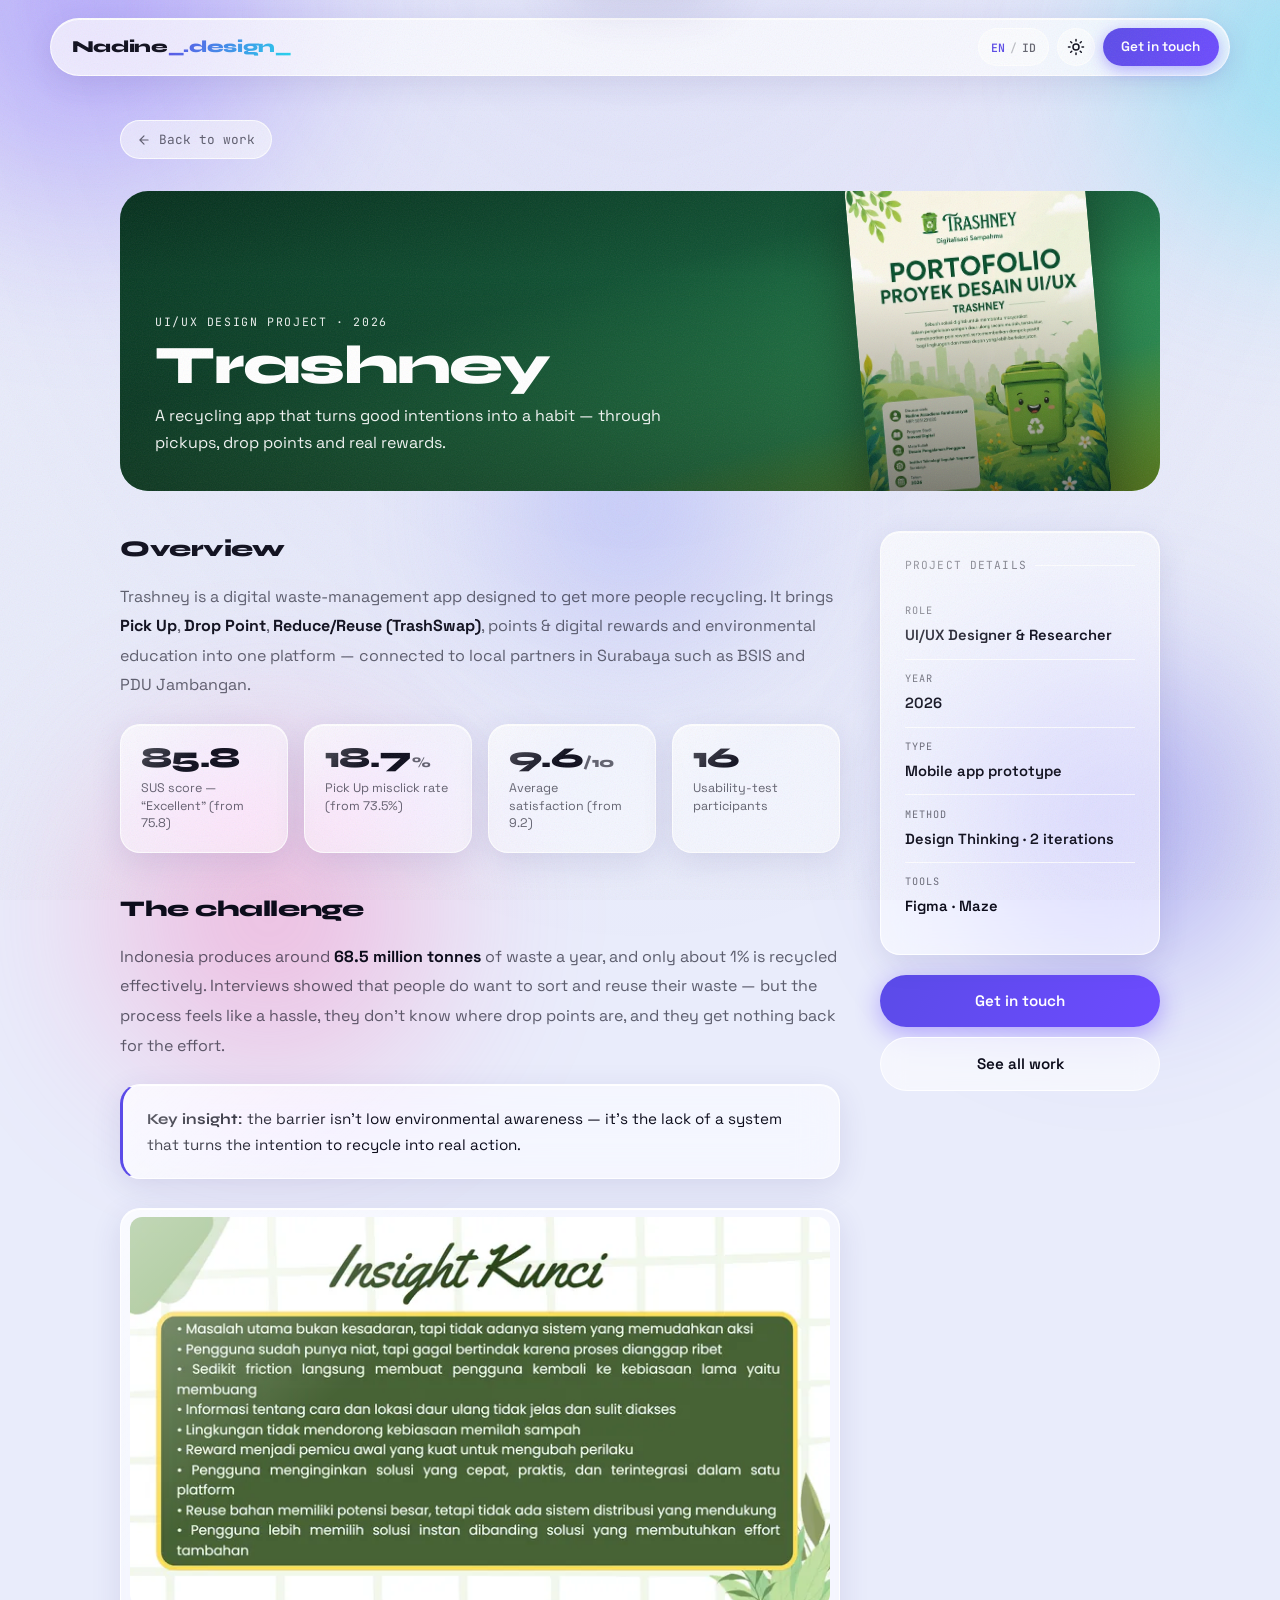
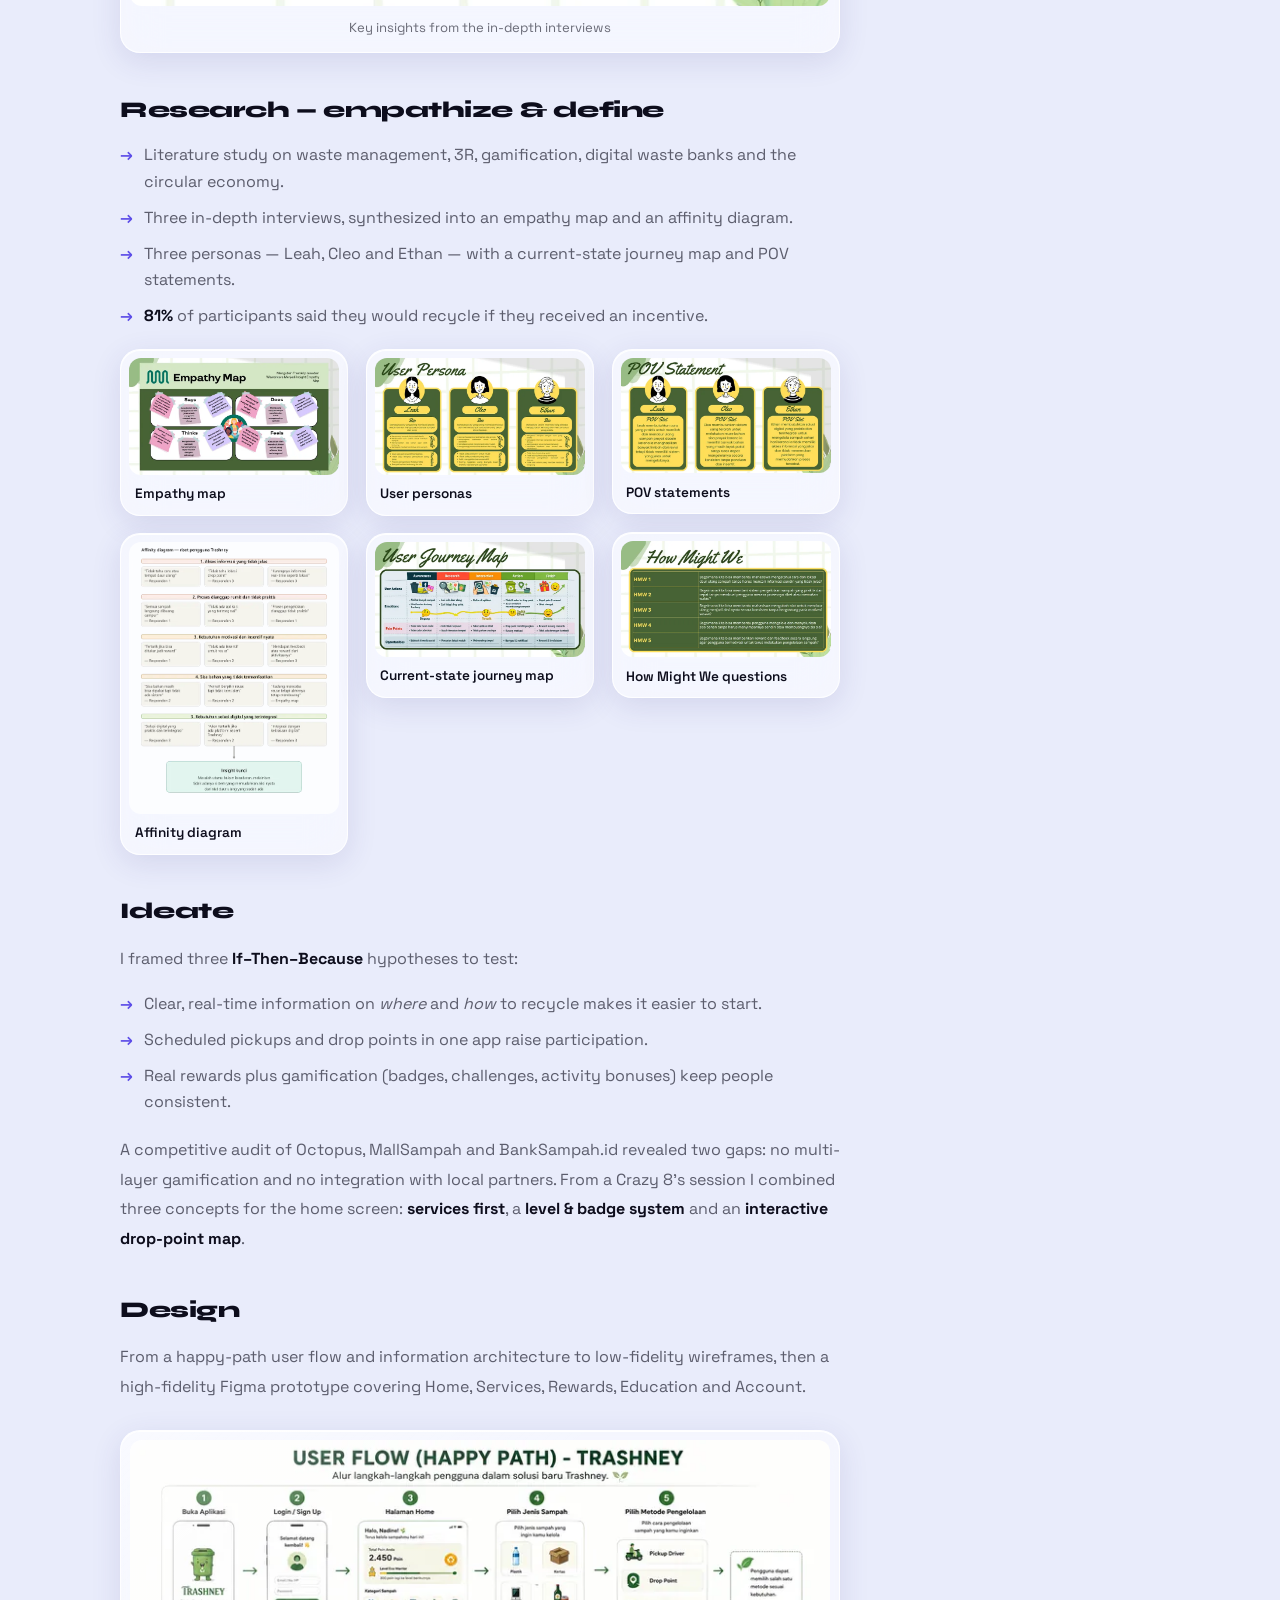
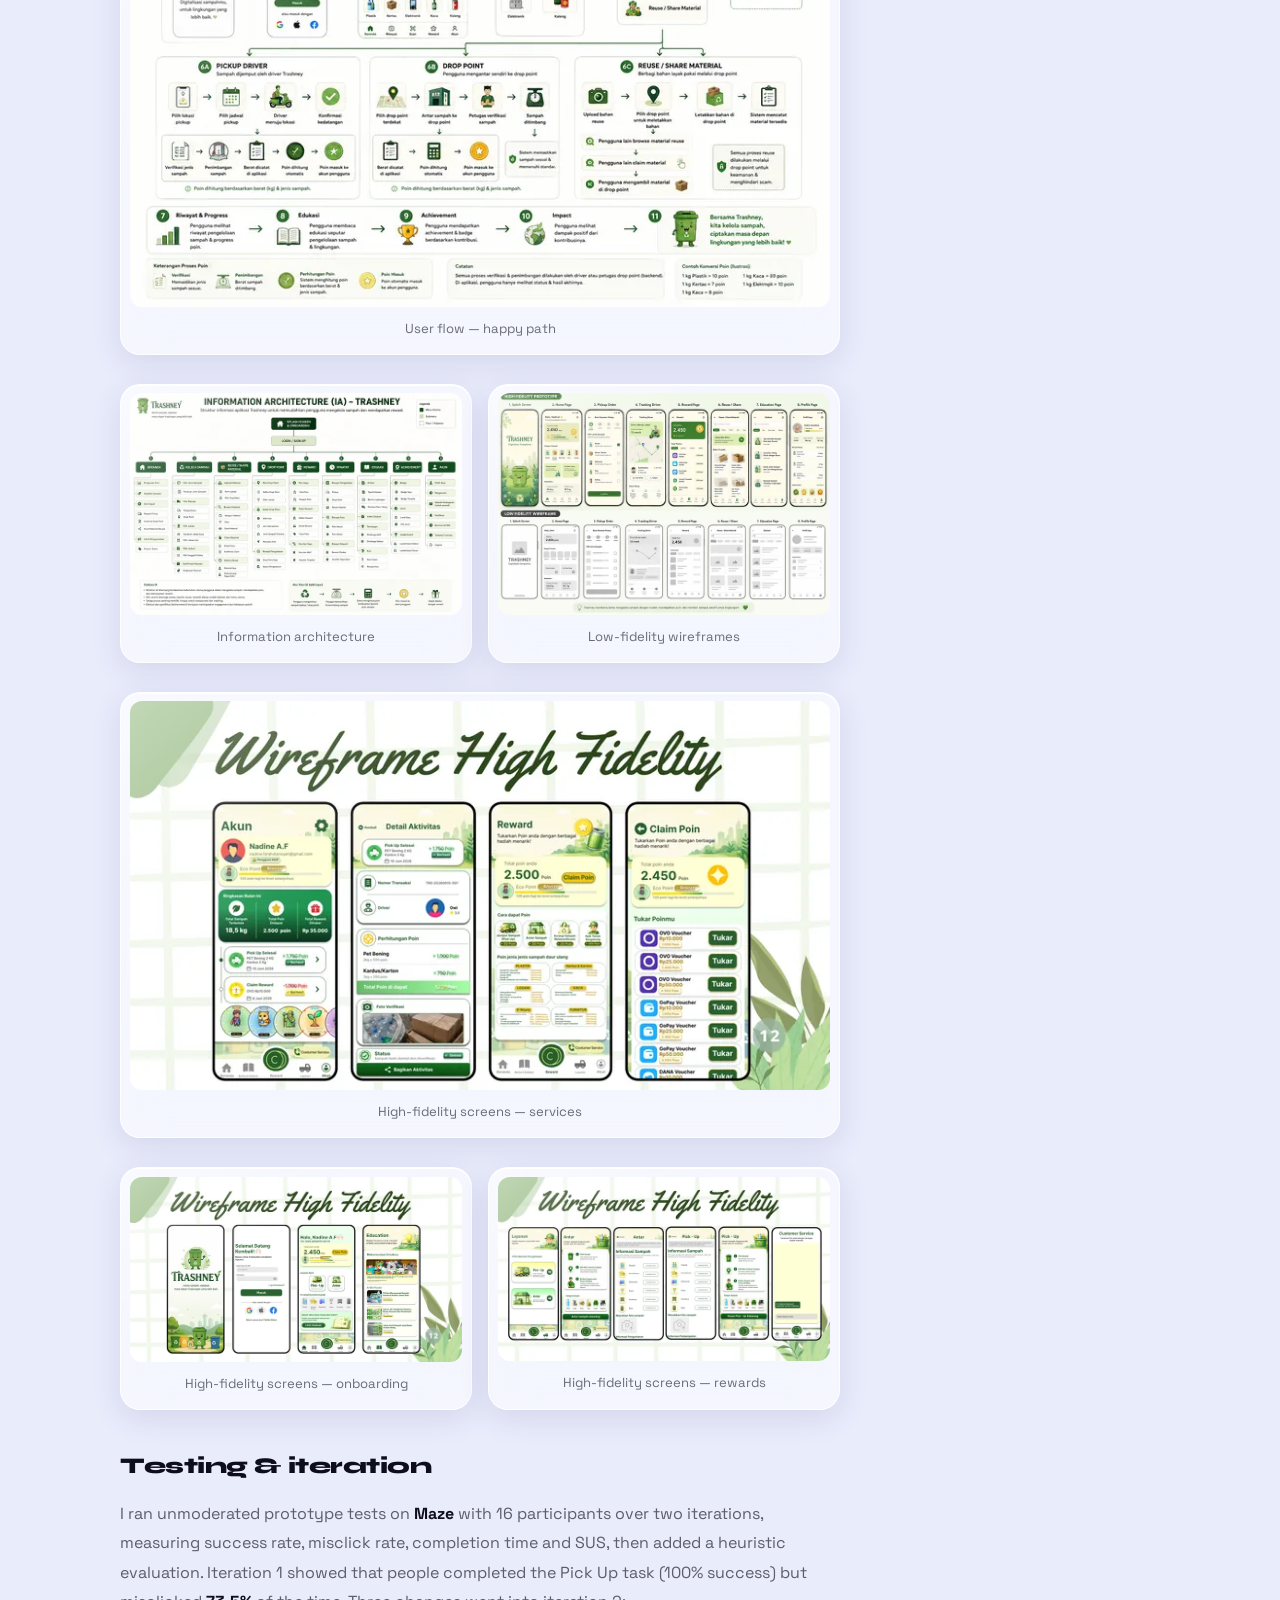
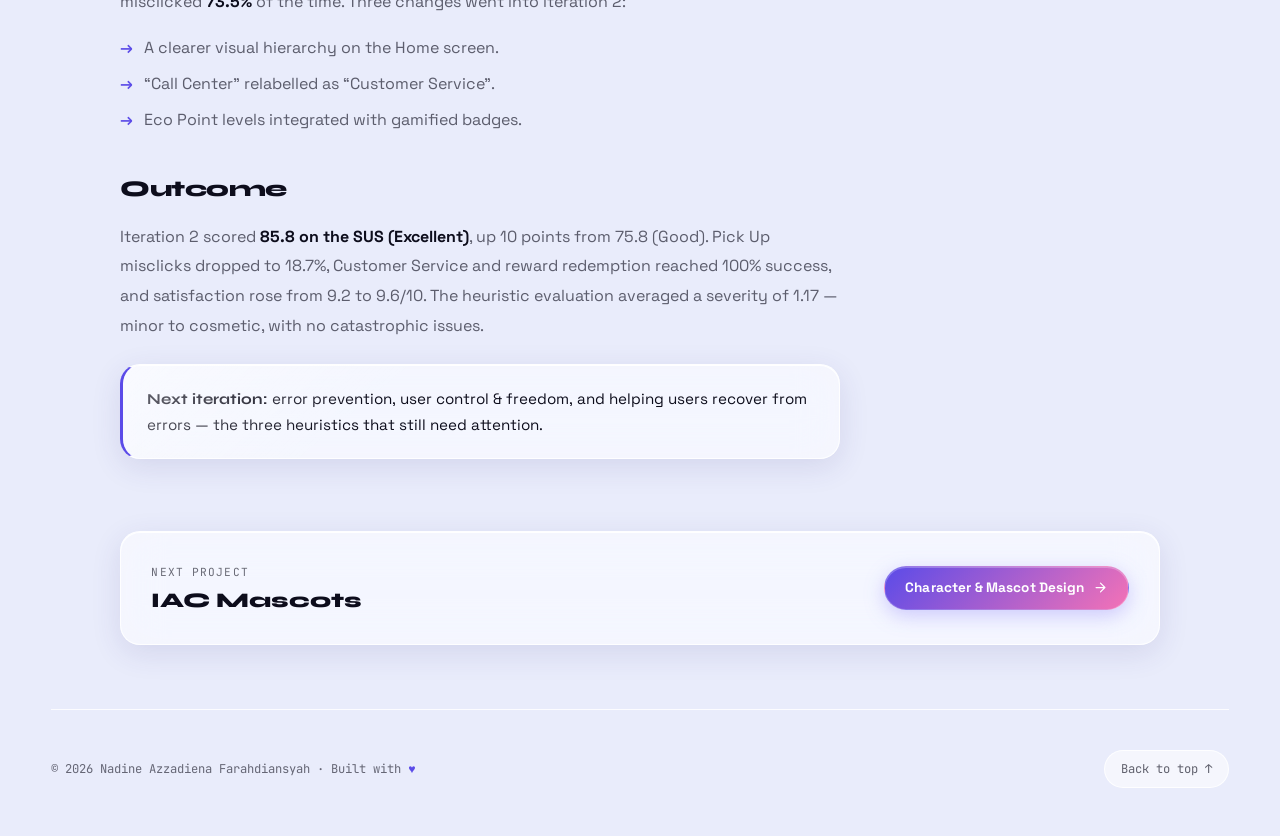
<file: project.html>
<!DOCTYPE html>
<html lang="en" data-theme="dark">
<head>
  <meta charset="UTF-8">
  <meta name="viewport" content="width=device-width, initial-scale=1">
  <title>Case study — Nadine Azzadiena Farahdiansyah</title>
  <meta name="description" content="Case studies and design galleries by Nadine Azzadiena Farahdiansyah — Trashney UX research, IAC mascots, guidebooks, posters and social media design.">
  <meta name="author" content="Nadine Azzadiena Farahdiansyah">
  <meta name="theme-color" content="#060611">
  <link rel="canonical" href="https://nadinefarahdiansyah.github.io/project.html">

  <meta property="og:type" content="article">
  <meta property="og:site_name" content="Nadine Azzadiena Farahdiansyah">
  <meta property="og:title" content="Case studies — Nadine Azzadiena Farahdiansyah">
  <meta property="og:description" content="Trashney UX case study (SUS 85.8), IAC mascots, guidebooks, posters and social media design.">
  <meta property="og:url" content="https://nadinefarahdiansyah.github.io/project.html">
  <meta property="og:image" content="https://nadinefarahdiansyah.github.io/assets/og-image.png">
  <meta name="twitter:card" content="summary_large_image">
  <meta name="twitter:image" content="https://nadinefarahdiansyah.github.io/assets/og-image.png">

  <link rel="icon" href="assets/favicon.svg" type="image/svg+xml">
  <link rel="icon" href="assets/icons/favicon-32.png" sizes="32x32" type="image/png">
  <link rel="icon" href="assets/icons/favicon-16.png" sizes="16x16" type="image/png">
  <link rel="apple-touch-icon" href="assets/icons/apple-touch-icon.png">
  <link rel="manifest" href="manifest.json">

  <script>
    (function () {
      try {
        var t = localStorage.getItem('theme');
        if (!t) t = window.matchMedia('(prefers-color-scheme: light)').matches ? 'light' : 'dark';
        document.documentElement.setAttribute('data-theme', t);
        if (t === 'light') document.querySelector('meta[name="theme-color"]').setAttribute('content', '#e9ecfb');
      } catch (e) {}
    })();
  </script>

  <link rel="preconnect" href="https://fonts.googleapis.com">
  <link rel="preconnect" href="https://fonts.gstatic.com" crossorigin>
  <link href="https://fonts.googleapis.com/css2?family=JetBrains+Mono:wght@400;500;600&family=Space+Grotesk:wght@400;500;600;700&family=Syne:wght@600;700;800&display=swap" rel="stylesheet">
  <link rel="stylesheet" href="assets/site.css">

  <script src="assets/works.js" defer></script>
  <script src="assets/site.js" defer></script>
  <script src="assets/project.js" defer></script>
</head>
<body>
  <a class="skip-link" href="#cs" data-en="Skip to content" data-id="Langsung ke konten">Skip to content</a>

  <div class="aurora" aria-hidden="true">
    <div class="orb orb-1"></div><div class="orb orb-2"></div><div class="orb orb-3"></div><div class="orb orb-4"></div><div class="orb orb-5"></div>
  </div>
  <div class="progress" id="progress" aria-hidden="true"></div>

  <nav aria-label="Main">
    <a href="index.html" class="nav-logo">Nadine<em>_.design_</em></a>
    <div class="nav-right">
      <button class="lang-toggle" id="langToggle" type="button" aria-label="Switch language / Ganti bahasa">
        <span data-lang="en" class="on">EN</span><span class="sep">/</span><span data-lang="id">ID</span>
      </button>
      <button class="theme-toggle" id="themeToggle" type="button" aria-label="Toggle dark / light theme">
        <svg class="sun" viewBox="0 0 24 24" fill="none" stroke="currentColor" stroke-width="2" stroke-linecap="round" aria-hidden="true"><circle cx="12" cy="12" r="4"/><path d="M12 2v2M12 20v2M4.93 4.93l1.41 1.41M17.66 17.66l1.41 1.41M2 12h2M20 12h2M6.34 17.66l-1.41 1.41M19.07 4.93l-1.41 1.41"/></svg>
        <svg class="moon" viewBox="0 0 24 24" fill="none" stroke="currentColor" stroke-width="2" stroke-linecap="round" stroke-linejoin="round" aria-hidden="true"><path d="M21 12.79A9 9 0 1 1 11.21 3 7 7 0 0 0 21 12.79z"/></svg>
      </button>
      <a href="index.html#contact" class="nav-cta" data-en="Get in touch" data-id="Hubungi saya">Get in touch</a>
    </div>
  </nav>

  <main class="cs-main" id="cs">
    <noscript><div class="cs-missing glass"><p>Enable JavaScript to read this case study.</p><p><a href="index.html">← Back to the portfolio</a></p></div></noscript>
  </main>

  <footer class="wrap">
    <p class="footer-text">© <span data-year>2026</span> Nadine Azzadiena Farahdiansyah · <span data-en="Built with" data-id="Dibuat dengan">Built with</span> <em>♥</em></p>
    <a href="#top" class="to-top" onclick="window.scrollTo({ top: 0, behavior: 'smooth' }); return false;"><span data-en="Back to top" data-id="Kembali ke atas">Back to top</span> ↑</a>
  </footer>

  <div class="lightbox" id="lightbox" role="dialog" aria-modal="true" aria-label="Image viewer" aria-hidden="true">
    <span class="lb-count"></span>
    <button class="lb-btn lb-close" type="button" aria-label="Close"><svg viewBox="0 0 24 24" fill="none" stroke="currentColor" stroke-width="2" stroke-linecap="round" aria-hidden="true"><path d="M18 6 6 18M6 6l12 12"/></svg></button>
    <button class="lb-btn lb-prev" type="button" aria-label="Previous"><svg viewBox="0 0 24 24" fill="none" stroke="currentColor" stroke-width="2" stroke-linecap="round" stroke-linejoin="round" aria-hidden="true"><path d="M15 18l-6-6 6-6"/></svg></button>
    <figure><img alt=""><figcaption><span class="lb-title"></span><span class="lb-meta"></span></figcaption></figure>
    <button class="lb-btn lb-next" type="button" aria-label="Next"><svg viewBox="0 0 24 24" fill="none" stroke="currentColor" stroke-width="2" stroke-linecap="round" stroke-linejoin="round" aria-hidden="true"><path d="M9 18l6-6-6-6"/></svg></button>
  </div>
</body>
</html>
</file>
<file: assets/site.css>
/* ============================================================
   Nadine Azzadiena Farahdiansyah — portfolio styles
   Shared by index.html and project.html.
   Visual system mirrors fadhiilhamizan.github.io (tokens, glass, aurora).
   ============================================================ */

*, *::before, *::after { margin: 0; padding: 0; box-sizing: border-box; }

:root {
  --accent: #8b7ef8;
  --accent-2: #22d3ee;
  --accent-3: #f472b6;
  --leaf: #4ade80;

  --font-display: 'Syne', sans-serif;
  --font-body: 'Space Grotesk', sans-serif;
  --font-mono: 'JetBrains Mono', monospace;

  --radius-xl: 28px;
  --radius: 20px;
  --radius-sm: 12px;
  --radius-pill: 999px;

  --maxw: 1180px;
  --ease: cubic-bezier(0.22, 1, 0.36, 1);
}

[data-theme="dark"] {
  --bg: #060611;
  --bg-2: #0b0b1d;
  --text: #f4f3ff;
  --text-2: rgba(244, 243, 255, 0.66);
  --text-3: rgba(244, 243, 255, 0.58);

  --glass: rgba(255, 255, 255, 0.055);
  --glass-strong: rgba(255, 255, 255, 0.09);
  --glass-border: rgba(255, 255, 255, 0.12);
  --glass-border-strong: rgba(255, 255, 255, 0.22);
  --glass-highlight: rgba(255, 255, 255, 0.55);
  --glass-glow: rgba(255, 255, 255, 0.10);

  --shadow: 0 8px 32px rgba(0, 0, 0, 0.35);
  --shadow-lift: 0 24px 60px rgba(0, 0, 0, 0.5);

  --orb-blend: screen;
  --orb-blur: 90px;
  --orb-opacity: 0.6;

  --grain-opacity: 0.4;
  color-scheme: dark;
}

[data-theme="light"] {
  --bg: #e9ecfb;
  --bg-2: #f4f0ff;
  --text: #0d0d1c;
  --text-2: rgba(13, 13, 28, 0.64);
  --text-3: rgba(13, 13, 28, 0.60);

  --glass: rgba(255, 255, 255, 0.55);
  --glass-strong: rgba(255, 255, 255, 0.72);
  --glass-border: rgba(255, 255, 255, 0.85);
  --glass-border-strong: rgba(255, 255, 255, 1);
  --glass-highlight: rgba(255, 255, 255, 0.95);
  --glass-glow: rgba(255, 255, 255, 0.6);

  --accent: #5b4be8;
  --leaf: #16a34a;

  --shadow: 0 8px 30px rgba(60, 50, 130, 0.12);
  --shadow-lift: 0 22px 55px rgba(60, 50, 130, 0.20);

  --orb-blend: normal;
  --orb-blur: 70px;
  --orb-opacity: 0.5;

  --grain-opacity: 0.18;
  color-scheme: light;
}

html { scroll-behavior: smooth; }

body {
  font-family: var(--font-body);
  background: var(--bg);
  color: var(--text);
  line-height: 1.65;
  overflow-x: hidden;
  -webkit-font-smoothing: antialiased;
  transition: background 0.5s var(--ease), color 0.5s var(--ease);
}

img { max-width: 100%; }
::selection { background: var(--accent); color: #fff; }

::-webkit-scrollbar { width: 11px; }
::-webkit-scrollbar-track { background: transparent; }
::-webkit-scrollbar-thumb { background: var(--glass-border-strong); border-radius: 99px; border: 3px solid transparent; background-clip: padding-box; }
::-webkit-scrollbar-thumb:hover { background: var(--accent); background-clip: padding-box; }

:focus-visible { outline: 2px solid var(--accent); outline-offset: 3px; border-radius: 4px; }
a { color: inherit; }

/* ── AURORA ── */
.aurora { position: fixed; inset: -25vmax; z-index: -2; overflow: hidden; pointer-events: none; }
.aurora::after { content: ''; position: absolute; inset: 0; background: radial-gradient(ellipse at 50% -10%, rgba(139,126,248,0.10), transparent 60%); }
.orb { position: absolute; border-radius: 50%; filter: blur(var(--orb-blur)); mix-blend-mode: var(--orb-blend); opacity: var(--orb-opacity); will-change: transform; }
.orb-1 { width: 46vw; height: 46vw; top: 2%;  left: 6%;  background: radial-gradient(circle, #6d4bff, transparent 70%); animation: drift1 26s var(--ease) infinite alternate; }
.orb-2 { width: 40vw; height: 40vw; top: 8%;  right: 2%; background: radial-gradient(circle, #22d3ee, transparent 70%); animation: drift2 32s var(--ease) infinite alternate; }
.orb-3 { width: 38vw; height: 38vw; bottom: 4%; left: 18%; background: radial-gradient(circle, #f472b6, transparent 70%); animation: drift3 29s var(--ease) infinite alternate; }
.orb-4 { width: 34vw; height: 34vw; bottom: 12%; right: 14%; background: radial-gradient(circle, #4f46e5, transparent 70%); animation: drift1 35s var(--ease) infinite alternate-reverse; }
.orb-5 { width: 28vw; height: 28vw; top: 42%; left: 40%; background: radial-gradient(circle, #818cf8, transparent 70%); animation: drift2 24s var(--ease) infinite alternate; }
@keyframes drift1 { from { transform: translate(0,0) scale(1); } to { transform: translate(8vw, 6vh) scale(1.15); } }
@keyframes drift2 { from { transform: translate(0,0) scale(1.1); } to { transform: translate(-7vw, 8vh) scale(0.95); } }
@keyframes drift3 { from { transform: translate(0,0) scale(0.95); } to { transform: translate(6vw, -7vh) scale(1.2); } }

body::after {
  content: ''; position: fixed; inset: 0; z-index: 9999; pointer-events: none; opacity: var(--grain-opacity);
  background-image: url("data:image/svg+xml,%3Csvg xmlns='http://www.w3.org/2000/svg' width='300' height='300'%3E%3Cfilter id='n'%3E%3CfeTurbulence type='fractalNoise' baseFrequency='0.85' numOctaves='4' stitchTiles='stitch'/%3E%3C/filter%3E%3Crect width='300' height='300' filter='url(%23n)' opacity='0.5'/%3E%3C/svg%3E");
}

/* ── GLASS ── */
.glass, .glass-card {
  position: relative; background: var(--glass);
  backdrop-filter: blur(22px) saturate(165%); -webkit-backdrop-filter: blur(22px) saturate(165%);
  border: 1px solid var(--glass-border); border-radius: var(--radius);
  box-shadow: var(--shadow), inset 0 1px 0 var(--glass-highlight);
}
.glass::before { content: ''; position: absolute; inset: 0; border-radius: inherit; background: linear-gradient(140deg, var(--glass-glow) 0%, transparent 35%); opacity: 0.7; pointer-events: none; }
.glass-card { transition: transform 0.4s var(--ease), box-shadow 0.4s var(--ease), border-color 0.4s var(--ease); overflow: hidden; }
.glass-card::before { content: ''; position: absolute; inset: 0; border-radius: inherit; background: radial-gradient(420px circle at var(--mx, 50%) var(--my, 0%), var(--glass-glow), transparent 45%); opacity: 0; transition: opacity 0.4s var(--ease); pointer-events: none; z-index: 1; }
.glass-card:hover { border-color: var(--glass-border-strong); box-shadow: var(--shadow-lift), inset 0 1px 0 var(--glass-highlight); }
.glass-card:hover::before { opacity: 1; }
.glass-card > * { position: relative; z-index: 2; }

/* ── PROGRESS ── */
.progress { position: fixed; top: 0; left: 0; height: 3px; width: 0%; z-index: 200; background: linear-gradient(90deg, var(--accent), var(--accent-2), var(--accent-3)); box-shadow: 0 0 12px var(--accent); }

/* ── NAV ── */
nav {
  position: fixed; top: 18px; left: 50%; transform: translateX(-50%); z-index: 150;
  width: min(94%, var(--maxw)); display: flex; align-items: center; justify-content: space-between;
  padding: 0.55rem 0.65rem 0.55rem 1.3rem; border-radius: var(--radius-pill);
  background: var(--glass-strong); backdrop-filter: blur(20px) saturate(180%); -webkit-backdrop-filter: blur(20px) saturate(180%);
  border: 1px solid var(--glass-border); box-shadow: var(--shadow), inset 0 1px 0 var(--glass-highlight);
}
.nav-logo { font-family: var(--font-display); font-weight: 800; font-size: 1.05rem; text-decoration: none; letter-spacing: -0.02em; color: var(--text); white-space: nowrap; }
.nav-logo em { font-style: normal; background: linear-gradient(120deg, var(--accent), var(--accent-2)); -webkit-background-clip: text; background-clip: text; -webkit-text-fill-color: transparent; }
.nav-links { display: flex; gap: 0.3rem; list-style: none; }
.nav-links a { position: relative; font-size: 0.86rem; font-weight: 500; color: var(--text-2); text-decoration: none; padding: 0.4rem 0.85rem; border-radius: var(--radius-pill); transition: color 0.25s, background 0.25s; }
.nav-links a:hover { color: var(--text); background: var(--glass); }
.nav-links a.active { color: var(--text); background: var(--glass-strong); }
.nav-right { display: flex; align-items: center; gap: 0.5rem; }

.lang-toggle {
  height: 38px; padding: 0 0.75rem; border-radius: 999px; border: 1px solid var(--glass-border);
  background: var(--glass); color: var(--text-2); cursor: pointer; font-family: var(--font-mono);
  font-size: 0.72rem; font-weight: 500; display: inline-flex; align-items: center; gap: 0.3rem;
  transition: background 0.25s, transform 0.25s var(--ease); flex-shrink: 0;
}
.lang-toggle:hover { background: var(--glass-strong); transform: translateY(-1px); }
.lang-toggle [data-lang] { transition: color 0.2s; }
.lang-toggle [data-lang].on { color: var(--accent); font-weight: 600; }
.lang-toggle .sep { opacity: 0.4; }

.theme-toggle { width: 38px; height: 38px; border-radius: 50%; border: 1px solid var(--glass-border); background: var(--glass); color: var(--text); cursor: pointer; display: grid; place-items: center; transition: transform 0.3s var(--ease), background 0.25s; flex-shrink: 0; }
.theme-toggle:hover { transform: rotate(25deg) scale(1.08); background: var(--glass-strong); }
.theme-toggle svg { width: 18px; height: 18px; }
.theme-toggle .moon { display: none; }
[data-theme="dark"] .theme-toggle .moon { display: block; }
[data-theme="dark"] .theme-toggle .sun { display: none; }

.nav-cta { font-size: 0.85rem; font-weight: 600; color: #fff; background: linear-gradient(120deg, var(--accent), #6d4bff); padding: 0.5rem 1.15rem; border-radius: var(--radius-pill); text-decoration: none; white-space: nowrap; box-shadow: 0 4px 16px rgba(109, 75, 255, 0.45); transition: transform 0.25s var(--ease), box-shadow 0.25s; }
.nav-cta:hover { transform: translateY(-2px); box-shadow: 0 8px 24px rgba(109, 75, 255, 0.6); }

.nav-toggle { display: none; position: relative; width: 42px; height: 42px; border-radius: 50%; border: 1px solid var(--glass-border); background: var(--glass); cursor: pointer; flex-shrink: 0; transition: background 0.25s; }
.nav-toggle:hover { background: var(--glass-strong); }
.nav-toggle span { position: absolute; top: 50%; left: 50%; width: 18px; height: 2px; border-radius: 2px; background: var(--text); transition: transform 0.3s var(--ease), opacity 0.2s var(--ease); }
.nav-toggle span:nth-child(1) { transform: translate(-50%, -50%) translateY(-5.5px); }
.nav-toggle span:nth-child(2) { transform: translate(-50%, -50%); }
.nav-toggle span:nth-child(3) { transform: translate(-50%, -50%) translateY(5.5px); }
.nav-toggle[aria-expanded="true"] span:nth-child(1) { transform: translate(-50%, -50%) rotate(45deg); }
.nav-toggle[aria-expanded="true"] span:nth-child(2) { opacity: 0; }
.nav-toggle[aria-expanded="true"] span:nth-child(3) { transform: translate(-50%, -50%) rotate(-45deg); }

.skip-link { position: fixed; top: 12px; left: 50%; transform: translate(-50%, -180%); z-index: 300; padding: 0.7rem 1.3rem; border-radius: var(--radius-pill); background: var(--accent); color: #fff; font-weight: 600; font-size: 0.9rem; text-decoration: none; box-shadow: var(--shadow-lift); transition: transform 0.25s var(--ease); }
.skip-link:focus { transform: translate(-50%, 0); outline: 2px solid #fff; outline-offset: 2px; }

/* ── LAYOUT ── */
.wrap { width: min(92%, var(--maxw)); margin-inline: auto; }
section { padding: 6.5rem 0; }
.section-label { font-family: var(--font-mono); font-size: 0.75rem; font-weight: 500; color: var(--accent); text-transform: uppercase; letter-spacing: 0.14em; margin-bottom: 0.85rem; display: inline-flex; align-items: center; gap: 0.5rem; }
.section-label::before { content: ''; width: 22px; height: 1px; background: var(--accent); }
.section-title { font-family: var(--font-display); font-size: clamp(2rem, 4vw, 3rem); font-weight: 800; line-height: 1.08; letter-spacing: -0.03em; margin-bottom: 1rem; }
.section-desc { font-size: 1.05rem; color: var(--text-2); max-width: 560px; line-height: 1.7; }
.section-head { margin-bottom: 3.5rem; }
.grad-text { background: linear-gradient(120deg, var(--accent) 10%, var(--accent-2) 55%, var(--accent-3) 100%); -webkit-background-clip: text; background-clip: text; -webkit-text-fill-color: transparent; }

/* ── HERO ── */
.hero { min-height: 100vh; display: grid; grid-template-columns: 1.05fr 0.95fr; gap: 3.5rem; align-items: center; padding: 120px 0 70px; }
.hero > * { min-width: 0; }
.hero-eyebrow { display: inline-flex; align-items: center; gap: 0.55rem; font-family: var(--font-mono); font-size: 0.78rem; font-weight: 500; color: var(--text); padding: 0.45rem 1rem; border-radius: var(--radius-pill); margin-bottom: 1.6rem; background: var(--glass); border: 1px solid var(--glass-border); backdrop-filter: blur(12px); -webkit-backdrop-filter: blur(12px); }
.hero-eyebrow .dot, .fv-badge .dot { width: 8px; height: 8px; border-radius: 50%; background: #4ade80; box-shadow: 0 0 10px #4ade80; animation: pulse 2s infinite; }
@keyframes pulse { 0%,100% { opacity: 1; transform: scale(1);} 50% { opacity: 0.4; transform: scale(0.7);} }
/* Sized so the longest word ("Farahdiansyah", ≈11.6em wide in Syne) always fits its column */
.hero-title { font-family: var(--font-display); font-size: clamp(2.2rem, 3.8vw, 3.1rem); font-weight: 800; line-height: 1.0; letter-spacing: -0.04em; margin-bottom: 1.6rem; }
.hero-title .outline { -webkit-text-stroke: 1.6px var(--accent); color: transparent; -webkit-text-fill-color: transparent; }
.hero-desc { font-size: 1.12rem; color: var(--text-2); max-width: 520px; margin-bottom: 2.4rem; line-height: 1.75; }
.hero-desc strong { color: var(--text); font-weight: 600; }
.hero-actions { display: flex; gap: 1rem; flex-wrap: wrap; align-items: center; }

.btn { display: inline-flex; align-items: center; gap: 0.55rem; padding: 0.85rem 1.7rem; border-radius: var(--radius-pill); font-size: 0.95rem; font-weight: 600; font-family: inherit; text-decoration: none; cursor: pointer; border: none; transition: transform 0.25s var(--ease), box-shadow 0.25s var(--ease), background 0.25s; }
.btn svg { width: 17px; height: 17px; }
.btn-primary { color: #fff; background: linear-gradient(120deg, var(--accent), #6d4bff); box-shadow: 0 6px 24px rgba(109,75,255,0.45); }
.btn-primary:hover { transform: translateY(-3px); box-shadow: 0 12px 32px rgba(109,75,255,0.6); }
.btn-ghost { color: var(--text); background: var(--glass); border: 1px solid var(--glass-border); backdrop-filter: blur(12px); -webkit-backdrop-filter: blur(12px); }
.btn-ghost:hover { transform: translateY(-3px); background: var(--glass-strong); border-color: var(--glass-border-strong); }

.hero-socials { display: flex; gap: 0.6rem; margin-left: 0.3rem; flex-wrap: wrap; }
.hero-socials a { width: 42px; height: 42px; border-radius: 50%; display: grid; place-items: center; background: var(--glass); border: 1px solid var(--glass-border); color: var(--text-2); transition: transform 0.25s var(--ease), color 0.25s, border-color 0.25s; }
.hero-socials a:hover { transform: translateY(-3px); color: var(--accent); border-color: var(--accent); }
.hero-socials svg { width: 18px; height: 18px; }

.hero-bento { display: grid; grid-template-columns: 1fr 1fr; gap: 1rem; }
.hero-bento .span-2 { grid-column: span 2; }

/* Portrait card — cut-out photo over a drifting aurora */
.portrait { padding: 0; overflow: hidden; min-height: 250px; display: flex; align-items: stretch; }
.portrait-scene { position: absolute; inset: 0; z-index: 0; background: radial-gradient(120% 120% at 85% 20%, rgba(109,75,255,0.55), transparent 55%), radial-gradient(90% 90% at 70% 100%, rgba(244,114,182,0.45), transparent 60%), radial-gradient(70% 70% at 100% 60%, rgba(34,211,238,0.40), transparent 60%); animation: sceneShift 14s ease-in-out infinite alternate; }
@keyframes sceneShift { from { filter: hue-rotate(0deg); } to { filter: hue-rotate(-28deg) brightness(1.08); } }
.portrait-ring { position: absolute; z-index: 0; width: 230px; height: 230px; right: 18px; top: 22px; border-radius: 50%; border: 1px dashed rgba(255,255,255,0.35); animation: spin 40s linear infinite; }
.portrait-ring::after { content: ''; position: absolute; top: 14px; left: 30px; width: 10px; height: 10px; border-radius: 50%; background: var(--accent-2); box-shadow: 0 0 12px var(--accent-2); }
@keyframes spin { to { transform: rotate(360deg); } }
.portrait-photo { position: absolute; z-index: 1; right: 0; bottom: 0; height: 94%; width: auto; max-width: none; filter: drop-shadow(0 12px 28px rgba(0,0,0,0.35)); pointer-events: none; }
.portrait-body { position: relative; z-index: 2; padding: 1.4rem 1.5rem; max-width: 58%; display: flex; flex-direction: column; justify-content: flex-end; }
.portrait-hi { font-family: var(--font-mono); font-size: 0.72rem; color: var(--text-2); margin-bottom: 0.4rem; }
.portrait-name { font-family: var(--font-display); font-weight: 800; font-size: 1.45rem; letter-spacing: -0.02em; line-height: 1.1; }
.portrait-role { font-size: 0.82rem; color: var(--text-2); margin-top: 0.35rem; }
.portrait-tags { display: flex; flex-wrap: wrap; gap: 0.35rem; margin-top: 0.85rem; }
.portrait-tags span { font-family: var(--font-mono); font-size: 0.62rem; padding: 0.22rem 0.55rem; border-radius: 999px; background: var(--glass-strong); border: 1px solid var(--glass-border); }

.mini-stat { padding: 1.1rem 1.2rem; text-decoration: none; color: inherit; display: block; }
.mini-stat .ms-label { font-family: var(--font-mono); font-size: 0.64rem; color: var(--text-3); text-transform: uppercase; letter-spacing: 0.1em; margin-bottom: 0.45rem; }
.mini-stat .ms-value { font-family: var(--font-display); font-size: 1.55rem; font-weight: 800; letter-spacing: -0.02em; line-height: 1; }
.mini-stat .ms-value small { font-size: 0.6em; color: var(--text-2); font-weight: 700; }
.mini-stat .ms-sub { font-size: 0.72rem; color: var(--text-2); margin-top: 0.3rem; }
.ms-bar { height: 5px; border-radius: 99px; background: var(--glass-strong); margin-top: 0.6rem; overflow: hidden; }
.ms-bar i { display: block; height: 100%; width: var(--w, 0%); border-radius: inherit; background: linear-gradient(90deg, #22c55e, #a3e635); }

/* ── MARQUEE ── */
.marquee { position: relative; overflow: hidden; padding: 1.1rem 0; border-top: 1px solid var(--glass-border); border-bottom: 1px solid var(--glass-border); -webkit-mask-image: linear-gradient(90deg, transparent, #000 8%, #000 92%, transparent); mask-image: linear-gradient(90deg, transparent, #000 8%, #000 92%, transparent); }
.marquee-track { display: flex; gap: 2.6rem; width: max-content; animation: marquee 32s linear infinite; }
.marquee:hover .marquee-track { animation-play-state: paused; }
@keyframes marquee { from { transform: translateX(0);} to { transform: translateX(-50%);} }
.marquee-item { font-family: var(--font-mono); font-size: 0.82rem; font-weight: 500; color: var(--text-2); display: flex; align-items: center; gap: 0.6rem; white-space: nowrap; }
.marquee-item::before { content: '✦'; color: var(--accent); font-size: 0.7rem; }

/* ── ABOUT ── */
.about-grid { display: grid; grid-template-columns: 1.15fr 0.85fr; gap: 3rem; align-items: start; }
.about-text p { font-size: 1.05rem; color: var(--text-2); line-height: 1.85; margin-bottom: 1.3rem; }
.about-text p:last-of-type { margin-bottom: 0; }
.hl { background: linear-gradient(120deg, rgba(139,126,248,0.22), rgba(34,211,238,0.14)); border-radius: 5px; padding: 0 4px; color: var(--text); font-weight: 600; }
.interest-row { display: flex; flex-wrap: wrap; gap: 0.55rem; margin-top: 1.9rem; }
.chip { font-size: 0.82rem; font-weight: 500; padding: 0.45rem 0.95rem; border-radius: var(--radius-pill); border: 1px solid var(--glass-border); color: var(--text-2); background: var(--glass); backdrop-filter: blur(8px); -webkit-backdrop-filter: blur(8px); transition: transform 0.25s var(--ease), color 0.25s, border-color 0.25s; }
.chip:hover { transform: translateY(-2px); color: var(--accent); border-color: var(--accent); }
.about-side { display: flex; flex-direction: column; gap: 1.25rem; }
.panel { padding: 1.6rem; }
.panel-title { font-family: var(--font-mono); font-size: 0.7rem; color: var(--text-3); text-transform: uppercase; letter-spacing: 0.1em; margin-bottom: 1.1rem; display: flex; align-items: center; gap: 0.5rem; }
.panel-title::after { content:''; flex:1; height:1px; background: var(--glass-border); }
.quick-stack { display: flex; flex-wrap: wrap; gap: 0.55rem; }
.stack-pill { display: inline-flex; align-items: center; gap: 0.45rem; font-size: 0.82rem; font-weight: 500; padding: 0.42rem 0.85rem; border-radius: var(--radius-pill); background: var(--glass); border: 1px solid var(--glass-border); color: var(--text); transition: transform 0.25s var(--ease), border-color 0.25s; }
.stack-pill:hover { transform: translateY(-2px); border-color: var(--accent); }
.stack-pill img, .stack-pill .mono { width: 16px; height: 16px; object-fit: contain; }
.edu-item { display: flex; gap: 0.8rem; align-items: flex-start; }
.edu-item + .edu-item { margin-top: 1rem; }
.edu-dot { width: 9px; height: 9px; border-radius: 50%; margin-top: 6px; flex-shrink: 0; }
.edu-name { font-weight: 600; font-size: 0.9rem; }
.edu-meta { font-size: 0.8rem; color: var(--text-2); }

/* Monogram badge for tools without a logo file */
.mono { display: inline-grid; place-items: center; width: 21px; height: 21px; border-radius: 6px; font-family: var(--font-mono); font-size: 0.52rem; font-weight: 700; color: #fff; background: var(--c, var(--accent)); flex-shrink: 0; letter-spacing: -0.02em; }
.stack-pill .mono { font-size: 0.42rem; border-radius: 4px; }

/* ── FEATURED (Trashney) ── */
.featured { display: grid; grid-template-columns: 1.05fr 1fr; gap: 0; padding: 0; overflow: hidden; margin-bottom: 3.5rem; }
.featured-visual { position: relative; min-height: 380px; overflow: hidden; background: linear-gradient(165deg, #052e1c 0%, #0f5132 38%, #2f9e5b 74%, #a3e635 100%); animation: leafShift 16s ease-in-out infinite alternate; }
@keyframes leafShift { from { filter: brightness(1); } to { filter: brightness(1.1) hue-rotate(-10deg); } }
.leaf { position: absolute; width: 46px; height: 24px; border-radius: 0 100% 0 100%; background: linear-gradient(135deg, rgba(190,242,100,0.75), rgba(34,197,94,0.25)); animation: leafFloat linear infinite; pointer-events: none; }
@keyframes leafFloat { 0% { transform: translateY(0) rotate(0deg); opacity: 0; } 15% { opacity: 0.9; } 100% { transform: translateY(-420px) rotate(220deg); opacity: 0; } }
.fv-shot { position: absolute; z-index: 2; left: 50%; top: 52%; width: 92%; transform: translate(-50%, -50%) rotate(-3deg); border-radius: 14px; box-shadow: 0 24px 60px rgba(0,0,0,0.45); transition: transform 0.6s var(--ease); }
.featured:hover .fv-shot { transform: translate(-50%, -52%) rotate(-1deg) scale(1.02); }
.fv-badge { position: absolute; top: 1.25rem; left: 1.25rem; z-index: 3; font-family: var(--font-mono); font-size: 0.66rem; font-weight: 500; color: #fff; background: rgba(255,255,255,0.2); padding: 0.35rem 0.75rem; border-radius: 999px; border: 1px solid rgba(255,255,255,0.4); backdrop-filter: blur(8px); -webkit-backdrop-filter: blur(8px); display: inline-flex; align-items: center; gap: 0.4rem; }
.fv-badge .dot { width: 7px; height: 7px; box-shadow: 0 0 8px #4ade80; }
.fv-glass { position: absolute; left: 1.25rem; right: 1.25rem; bottom: 1.25rem; z-index: 3; padding: 1rem 1.2rem; border-radius: var(--radius-sm); background: rgba(5,46,28,0.35); border: 1px solid rgba(255,255,255,0.3); backdrop-filter: blur(16px) saturate(160%); -webkit-backdrop-filter: blur(16px) saturate(160%); box-shadow: inset 0 1px 0 rgba(255,255,255,0.4); color: #fff; display: flex; align-items: center; justify-content: space-between; gap: 1rem; }
.fv-temp { font-family: var(--font-display); font-size: 2.6rem; font-weight: 800; line-height: 1; }
.fv-temp small { font-size: 0.4em; font-family: var(--font-mono); font-weight: 500; opacity: 0.85; margin-left: 0.3rem; }
.fv-meta { text-align: right; font-size: 0.78rem; line-height: 1.5; }
.fv-meta strong { font-size: 0.95rem; }

.featured-body { padding: 2.4rem; display: flex; flex-direction: column; }
.featured-eyebrow { font-family: var(--font-mono); font-size: 0.72rem; color: var(--accent); text-transform: uppercase; letter-spacing: 0.12em; margin-bottom: 0.7rem; display: flex; align-items: center; gap: 0.5rem; }
.star { color: var(--accent-3); }
.featured-title { font-family: var(--font-display); font-size: 2rem; font-weight: 800; letter-spacing: -0.02em; margin-bottom: 0.3rem; }
.featured-tagline { font-size: 0.95rem; color: var(--accent); font-weight: 500; margin-bottom: 1rem; }
.featured-desc { font-size: 0.95rem; color: var(--text-2); line-height: 1.75; margin-bottom: 1.3rem; }
.featured-features { display: grid; grid-template-columns: 1fr 1fr; gap: 0.55rem 1.2rem; margin-bottom: 1.5rem; }
.ff { display: flex; align-items: center; gap: 0.5rem; font-size: 0.82rem; color: var(--text-2); }
.ff svg { width: 15px; height: 15px; color: var(--accent-2); flex-shrink: 0; }
.featured-foot { margin-top: auto; display: flex; align-items: center; justify-content: space-between; gap: 1rem; flex-wrap: wrap; }

.stack-row { display: flex; flex-wrap: wrap; gap: 0.5rem; margin-bottom: 1.4rem; }
.tag { font-family: var(--font-mono); font-size: 0.7rem; font-weight: 500; padding: 0.3rem 0.65rem; border-radius: 8px; background: var(--glass); color: var(--text-2); border: 1px solid var(--glass-border); }

.plink {
  position: relative; overflow: hidden;
  display: inline-flex; align-items: center; gap: 0.5rem;
  font-size: 0.85rem; font-weight: 700; letter-spacing: 0.01em;
  padding: 0.62rem 1.25rem; border-radius: var(--radius-pill);
  color: #fff; text-decoration: none;
  background: linear-gradient(135deg, var(--accent) 0%, var(--accent-3) 100%);
  border: 1px solid rgba(255, 255, 255, 0.22);
  box-shadow: 0 6px 20px rgba(139, 126, 248, 0.38), inset 0 1px 0 rgba(255, 255, 255, 0.25);
  transition: transform 0.25s var(--ease), box-shadow 0.25s var(--ease), gap 0.25s var(--ease);
}
.plink svg { width: 15px; height: 15px; transition: transform 0.25s var(--ease); position: relative; z-index: 1; }
.plink > span { position: relative; z-index: 1; }
.plink::before { content: ''; position: absolute; inset: 0; background: linear-gradient(120deg, transparent 25%, rgba(255, 255, 255, 0.4) 50%, transparent 75%); transform: translateX(-130%); transition: transform 0.7s var(--ease); }
.plink:hover { transform: translateY(-2px); gap: 0.8rem; box-shadow: 0 12px 30px rgba(139, 126, 248, 0.55), inset 0 1px 0 rgba(255, 255, 255, 0.3); }
.plink:hover svg { transform: translateX(3px); }
.plink:hover::before { transform: translateX(130%); }
.plink:focus-visible { outline: 2px solid var(--accent-2); outline-offset: 3px; }
.featured-foot .plink { animation: plinkPulse 3s var(--ease) infinite; }
.featured-foot .plink:hover { animation: none; }
@keyframes plinkPulse {
  0%, 100% { box-shadow: 0 6px 20px rgba(139, 126, 248, 0.38), inset 0 1px 0 rgba(255, 255, 255, 0.25); }
  50%      { box-shadow: 0 8px 28px rgba(139, 126, 248, 0.6), 0 0 0 4px rgba(139, 126, 248, 0.12), inset 0 1px 0 rgba(255, 255, 255, 0.25); }
}
.icon-link { display: inline-flex; align-items: center; gap: 0.4rem; color: var(--text-3); text-decoration: none; font-size: 0.8rem; font-weight: 500; transition: color 0.25s; }
.icon-link:hover { color: var(--accent); }
.icon-link svg { width: 18px; height: 18px; }

.badge { font-family: var(--font-mono); font-size: 0.66rem; font-weight: 500; padding: 0.32rem 0.7rem; border-radius: 999px; letter-spacing: 0.03em; border: 1px solid transparent; }
.badge-violet { background: rgba(139,126,248,0.16); color: var(--accent); border-color: rgba(139,126,248,0.3); }
.badge-green  { background: rgba(74,222,128,0.14); color: var(--leaf); border-color: rgba(74,222,128,0.3); }
.badge-pink   { background: rgba(244,114,182,0.14); color: var(--accent-3); border-color: rgba(244,114,182,0.3); }
.badge-cyan   { background: rgba(34,211,238,0.14); color: var(--accent-2); border-color: rgba(34,211,238,0.3); }

/* ── GALLERY ── */
.gallery-head { display: flex; align-items: flex-end; justify-content: space-between; gap: 1.5rem; flex-wrap: wrap; margin-bottom: 1.6rem; }
.gallery-title { font-family: var(--font-display); font-size: 1.5rem; font-weight: 800; letter-spacing: -0.02em; }
.gallery-sub { font-size: 0.9rem; color: var(--text-2); margin-top: 0.2rem; }
.filters { display: flex; flex-wrap: wrap; gap: 0.5rem; margin-bottom: 1.8rem; }
.filter { font-family: inherit; font-size: 0.82rem; font-weight: 500; padding: 0.5rem 1rem; border-radius: var(--radius-pill); border: 1px solid var(--glass-border); color: var(--text-2); background: var(--glass); cursor: pointer; display: inline-flex; align-items: center; gap: 0.45rem; transition: transform 0.25s var(--ease), color 0.25s, border-color 0.25s, background 0.25s; }
.filter:hover { transform: translateY(-2px); color: var(--text); }
.filter .n { font-family: var(--font-mono); font-size: 0.66rem; opacity: 0.7; }
.filter[aria-pressed="true"] { color: #fff; background: linear-gradient(120deg, var(--accent), #6d4bff); border-color: transparent; box-shadow: 0 4px 16px rgba(109,75,255,0.4); }

.masonry { columns: 4 230px; column-gap: 1.1rem; }
.work { break-inside: avoid; margin-bottom: 1.1rem; display: block; padding: 0.5rem; text-decoration: none; color: inherit; cursor: zoom-in; }
.work.is-hidden { display: none; }
.work-media { position: relative; border-radius: calc(var(--radius) - 8px); overflow: hidden; background: var(--glass-strong); }
.work-media img { display: block; width: 100%; height: auto; transition: transform 0.6s var(--ease); }
.work:hover .work-media img { transform: scale(1.04); }
.work-media.contain { background: radial-gradient(circle at 50% 40%, rgba(139,126,248,0.25), transparent 70%); padding: 0.8rem; }
.work-cap { padding: 0.65rem 0.35rem 0.2rem; }
.work-title { font-size: 0.85rem; font-weight: 600; line-height: 1.35; }
.work-meta { font-family: var(--font-mono); font-size: 0.64rem; color: var(--text-3); margin-top: 0.2rem; text-transform: uppercase; letter-spacing: 0.06em; }
.gallery-foot { display: flex; justify-content: center; margin-top: 1.4rem; }

/* ── LIGHTBOX ── */
.lightbox { position: fixed; inset: 0; z-index: 400; display: grid; place-items: center; padding: 4.5rem 4.5rem 3.5rem; background: rgba(6,6,17,0.86); backdrop-filter: blur(14px); -webkit-backdrop-filter: blur(14px); opacity: 0; visibility: hidden; transition: opacity 0.3s var(--ease), visibility 0.3s; }
.lightbox.open { opacity: 1; visibility: visible; }
.lightbox figure { display: flex; flex-direction: column; align-items: center; gap: 0.9rem; max-width: 100%; max-height: 100%; }
.lightbox img { max-width: min(1200px, 100%); max-height: calc(100vh - 10rem); width: auto; height: auto; border-radius: var(--radius-sm); box-shadow: 0 30px 80px rgba(0,0,0,0.6); }
.lightbox figcaption { color: #f4f3ff; text-align: center; font-size: 0.9rem; }
.lightbox figcaption .lb-meta { display: block; font-family: var(--font-mono); font-size: 0.68rem; color: rgba(244,243,255,0.6); margin-top: 0.2rem; text-transform: uppercase; letter-spacing: 0.08em; }
.lb-btn { position: absolute; width: 46px; height: 46px; border-radius: 50%; border: 1px solid rgba(255,255,255,0.2); background: rgba(255,255,255,0.08); color: #fff; cursor: pointer; display: grid; place-items: center; transition: background 0.25s, transform 0.25s var(--ease); }
.lb-btn:hover { background: rgba(255,255,255,0.18); transform: scale(1.06); }
.lb-btn svg { width: 20px; height: 20px; }
.lb-close { top: 1.2rem; right: 1.2rem; }
.lb-prev { left: 1.2rem; top: 50%; margin-top: -23px; }
.lb-next { right: 1.2rem; top: 50%; margin-top: -23px; }
.lb-count { position: absolute; top: 1.6rem; left: 1.4rem; font-family: var(--font-mono); font-size: 0.75rem; color: rgba(244,243,255,0.7); }
body.lb-lock { overflow: hidden; }

/* ── EXPERIENCE ── */
.exp-list { position: relative; display: flex; flex-direction: column; gap: 1.25rem; }
.exp-list::before { content: ''; position: absolute; left: 21px; top: 8px; bottom: 8px; width: 2px; background: linear-gradient(to bottom, var(--accent), var(--accent-2), transparent); opacity: 0.4; }
.exp-item { display: grid; grid-template-columns: 44px 1fr; gap: 1.4rem; }
.exp-dot { width: 44px; height: 44px; border-radius: 50%; flex-shrink: 0; z-index: 1; display: grid; place-items: center; background: var(--glass-strong); border: 1px solid var(--glass-border); backdrop-filter: blur(10px); -webkit-backdrop-filter: blur(10px); }
.exp-dot svg { width: 18px; height: 18px; stroke: var(--accent); stroke-width: 2; fill: none; stroke-linecap: round; stroke-linejoin: round; }
.exp-content { padding: 1.6rem 1.75rem; }
.exp-meta { display: flex; justify-content: space-between; align-items: flex-start; gap: 1rem; margin-bottom: 0.5rem; flex-wrap: wrap; }
.exp-org { font-family: var(--font-display); font-size: 1.12rem; font-weight: 800; letter-spacing: -0.02em; }
.exp-period { font-family: var(--font-mono); font-size: 0.7rem; font-weight: 500; color: var(--accent); background: rgba(139,126,248,0.12); padding: 0.32rem 0.75rem; border-radius: 999px; white-space: nowrap; border: 1px solid rgba(139,126,248,0.25); }
.exp-role { font-size: 0.85rem; font-weight: 600; color: var(--text-2); margin-bottom: 1rem; }
.exp-bullets { list-style: none; display: flex; flex-direction: column; gap: 0.55rem; }
.exp-bullets li { font-size: 0.88rem; color: var(--text-2); line-height: 1.65; padding-left: 1.4rem; position: relative; }
.exp-bullets li::before { content: '→'; position: absolute; left: 0; color: var(--accent); font-weight: 600; }

/* ── SKILLS ── */
.skills-grid { display: grid; grid-template-columns: repeat(auto-fit, minmax(255px, 1fr)); gap: 1.5rem; }
.skills-group { padding: 1.75rem; }
.skills-group-title { font-family: var(--font-mono); font-size: 0.7rem; color: var(--text-3); text-transform: uppercase; letter-spacing: 0.1em; margin-bottom: 1.2rem; display: flex; align-items: center; gap: 0.5rem; }
.skills-group-title::after { content:''; flex:1; height:1px; background: var(--glass-border); }
.skill-row { display: flex; align-items: center; gap: 0.8rem; padding: 0.55rem 0; border-bottom: 1px solid var(--glass-border); }
.skill-row:last-child { border-bottom: none; }
.skill-row img { width: 21px; height: 21px; object-fit: contain; flex-shrink: 0; }
.skill-name { font-size: 0.9rem; font-weight: 500; flex: 1; }
.skill-row .emo { width: 21px; text-align: center; font-size: 1rem; line-height: 1; flex-shrink: 0; }

/* ── AWARDS ── */
.awards-grid { display: grid; grid-template-columns: repeat(auto-fit, minmax(270px, 1fr)); gap: 1.5rem; }
.award-card { padding: 1.7rem; display: flex; gap: 1.1rem; align-items: flex-start; }
.award-icon { font-size: 1.7rem; line-height: 1; flex-shrink: 0; width: 52px; height: 52px; border-radius: 14px; display: grid; place-items: center; background: var(--glass-strong); border: 1px solid var(--glass-border); }
.award-title { font-family: var(--font-display); font-size: 1rem; font-weight: 800; letter-spacing: -0.01em; margin-bottom: 0.3rem; line-height: 1.3; }
.award-event { font-size: 0.82rem; color: var(--text-2); margin-bottom: 0.25rem; }
.award-year { font-family: var(--font-mono); font-size: 0.7rem; color: var(--text-3); }

/* ── CONTACT ── */
.contact-card { padding: clamp(2.5rem, 5vw, 4.5rem); text-align: center; position: relative; overflow: hidden; }
.contact-card .section-label { justify-content: center; }
.contact-card .section-title { font-size: clamp(2.2rem, 5vw, 3.6rem); }
.contact-card .section-desc { margin: 0 auto; }
.contact-links { display: flex; flex-wrap: wrap; gap: 0.85rem; justify-content: center; margin-top: 2.5rem; }
.contact-link { display: inline-flex; align-items: center; gap: 0.6rem; padding: 0.85rem 1.5rem; border-radius: var(--radius-pill); font-size: 0.9rem; font-weight: 600; text-decoration: none; border: 1px solid var(--glass-border); color: var(--text); background: var(--glass); backdrop-filter: blur(12px); -webkit-backdrop-filter: blur(12px); transition: transform 0.25s var(--ease), background 0.25s, border-color 0.25s; }
.contact-link:hover { transform: translateY(-3px); border-color: var(--accent); }
.contact-link svg { width: 18px; height: 18px; }
.contact-link.primary { color: #fff; background: linear-gradient(120deg, var(--accent), #6d4bff); border-color: transparent; box-shadow: 0 6px 24px rgba(109,75,255,0.45); }
.contact-link.primary:hover { box-shadow: 0 12px 32px rgba(109,75,255,0.6); }
.contact-link.wa:hover { border-color: #25d366; color: #25d366; }

/* ── FOOTER ── */
footer { padding: 2.5rem 0 3rem; border-top: 1px solid var(--glass-border); display: flex; align-items: center; justify-content: space-between; flex-wrap: wrap; gap: 1rem; }
.footer-text { font-family: var(--font-mono); font-size: 0.76rem; color: var(--text-3); }
.footer-text em { font-style: normal; color: var(--accent); }
.to-top { display: inline-flex; align-items: center; gap: 0.45rem; font-family: var(--font-mono); font-size: 0.76rem; color: var(--text-2); text-decoration: none; padding: 0.5rem 1rem; border-radius: 999px; border: 1px solid var(--glass-border); background: var(--glass); transition: transform 0.25s var(--ease), color 0.25s; }
.to-top:hover { transform: translateY(-2px); color: var(--accent); }

/* ── REVEAL ── */
.reveal { opacity: 0; transform: translateY(34px); transition: opacity 0.8s var(--ease), transform 0.8s var(--ease); }
.reveal.visible { opacity: 1; transform: translateY(0); }
.d1 { transition-delay: 0.08s; }
.d2 { transition-delay: 0.16s; }
.d3 { transition-delay: 0.24s; }
.d4 { transition-delay: 0.32s; }

/* ── TOAST + CAT RAIN (Konami easter egg) ── */
.toast { position: fixed; left: 50%; bottom: 26px; transform: translateX(-50%) translateY(140%); z-index: 10000; padding: 0.85rem 1.3rem; border-radius: 999px; background: var(--glass-strong); border: 1px solid var(--glass-border); backdrop-filter: blur(18px) saturate(160%); -webkit-backdrop-filter: blur(18px) saturate(160%); box-shadow: var(--shadow-lift), inset 0 1px 0 var(--glass-highlight); color: var(--text); font-size: 0.9rem; font-weight: 500; transition: transform 0.5s var(--ease); max-width: 90vw; text-align: center; }
.toast.show { transform: translateX(-50%) translateY(0); }
.rain-layer { position: fixed; inset: 0; z-index: 9998; pointer-events: none; transition: opacity 1.2s ease; overflow: hidden; }
.cat-drop { position: absolute; top: -90px; height: auto; animation: catFall linear infinite; filter: drop-shadow(0 6px 10px rgba(0,0,0,0.3)); }
@keyframes catFall { to { transform: translateY(115vh) rotate(360deg); } }

/* ════════════════════════════════════════════════
   CASE STUDY PAGE (project.html)
   ════════════════════════════════════════════════ */
.cs-main { width: min(92%, 1040px); margin: 0 auto; padding: 120px 0 4rem; }
.breadcrumb { display: inline-flex; align-items: center; gap: 0.5rem; font-family: var(--font-mono); font-size: 0.8rem; color: var(--text-2); text-decoration: none; margin-bottom: 2rem; padding: 0.5rem 1rem; border-radius: 999px; border: 1px solid var(--glass-border); background: var(--glass); transition: transform 0.25s var(--ease), color 0.25s; }
.breadcrumb:hover { transform: translateX(-3px); color: var(--accent); }
.breadcrumb svg { width: 14px; height: 14px; }

.cs-hero { position: relative; border-radius: var(--radius-xl); overflow: hidden; min-height: 300px; margin-bottom: 2.5rem; display: flex; align-items: flex-end; }
.cs-hero-bg { position: absolute; inset: 0; }
.cs-hero-bg.green  { background: linear-gradient(165deg, #052e1c 0%, #0f5132 38%, #2f9e5b 74%, #a3e635 100%); animation: leafShift 16s ease-in-out infinite alternate; }
.cs-hero-bg.violet { background: linear-gradient(165deg, #3b1d6b, #6d4bff 55%, #22d3ee); }
.cs-hero-bg.pink   { background: linear-gradient(165deg, #6b1d4a, #f472b6 55%, #fb923c); }
.cs-hero-bg.cyan   { background: linear-gradient(165deg, #0e4a5b, #22d3ee 60%, #4ade80); }
.cs-hero-bg.gold   { background: linear-gradient(165deg, #5b3d0e, #fbbf24 60%, #fb7185); }
.cs-hero-bg.indigo { background: linear-gradient(165deg, #0b1040, #4f46e5 55%, #f472b6); }
.cs-hero-art { position: absolute; z-index: 1; right: 4%; bottom: -8%; height: 112%; width: auto; max-width: 46%; object-fit: contain; filter: drop-shadow(0 18px 40px rgba(0,0,0,0.45)); transform: rotate(-4deg); }
.cs-hero-art.card { height: auto; width: 26%; max-width: 240px; bottom: auto; top: 50%; right: 6%; border-radius: 14px; filter: none; box-shadow: 0 24px 60px rgba(0,0,0,0.45); transform: translateY(-50%) rotate(-5deg); }
.cs-hero-inner { position: relative; z-index: 2; padding: 2.2rem; width: 100%; background: linear-gradient(180deg, transparent, rgba(0,0,0,0.5)); color: #fff; }
.cs-kicker { font-family: var(--font-mono); font-size: 0.72rem; text-transform: uppercase; letter-spacing: 0.14em; opacity: 0.92; margin-bottom: 0.5rem; }
.cs-title { font-family: var(--font-display); font-size: clamp(2.2rem, 5vw, 3.4rem); font-weight: 800; letter-spacing: -0.03em; line-height: 1; }
.cs-tagline { font-size: 1rem; margin-top: 0.6rem; max-width: 560px; opacity: 0.94; }

.cs-layout { display: grid; grid-template-columns: 1fr 280px; gap: 2.5rem; align-items: start; }
.cs-body { min-width: 0; }
.cs-body h2 { font-family: var(--font-display); font-size: 1.4rem; font-weight: 800; letter-spacing: -0.02em; margin: 2.4rem 0 0.85rem; }
.cs-body h2:first-child { margin-top: 0; }
.cs-body p { color: var(--text-2); line-height: 1.85; margin-bottom: 1.1rem; }
.cs-body ul { list-style: none; display: flex; flex-direction: column; gap: 0.6rem; margin: 0.4rem 0 1.2rem; }
.cs-body li { position: relative; padding-left: 1.5rem; color: var(--text-2); line-height: 1.65; }
.cs-body li::before { content: '→'; position: absolute; left: 0; color: var(--accent); font-weight: 600; }
.cs-body strong { color: var(--text); }
.cs-callout { padding: 1.3rem 1.5rem; border-radius: var(--radius); border-left: 3px solid var(--accent); margin: 1.5rem 0; font-size: 0.95rem; color: var(--text); }
.cs-callout .q { font-family: var(--font-display); font-weight: 700; }

.cs-stats { display: grid; grid-template-columns: repeat(auto-fit, minmax(150px, 1fr)); gap: 1rem; margin: 1.5rem 0 1.8rem; }
.cs-stat { padding: 1.2rem 1.25rem; }
.cs-stat .v { font-family: var(--font-display); font-size: 1.8rem; font-weight: 800; letter-spacing: -0.02em; line-height: 1; }
.cs-stat .v small { font-size: 0.5em; color: var(--text-2); }
.cs-stat .k { font-size: 0.78rem; color: var(--text-2); margin-top: 0.45rem; line-height: 1.4; }

.cs-figure { margin: 1.8rem 0; padding: 0.55rem; overflow: hidden; }
.cs-figure a { display: block; cursor: zoom-in; }
.cs-figure img { display: block; width: 100%; height: auto; border-radius: calc(var(--radius) - 8px); }
.cs-figure figcaption { margin-top: 0.75rem; padding: 0 0.5rem 0.35rem; font-size: 0.82rem; color: var(--text-3); line-height: 1.55; text-align: center; }
.cs-pair { display: grid; grid-template-columns: 1fr 1fr; gap: 1rem; margin: 1.8rem 0; }
.cs-pair .cs-figure { margin: 0; }
.cs-gallery { margin: 1.2rem 0 1.8rem; }
.cs-gallery.masonry { columns: 3 200px; }

.cs-side { position: sticky; top: 100px; display: flex; flex-direction: column; gap: 1.25rem; }
.cs-side .panel { padding: 1.5rem; }
.cs-side .meta-row { display: flex; flex-direction: column; gap: 0.2rem; padding: 0.7rem 0; border-bottom: 1px solid var(--glass-border); }
.cs-side .meta-row:last-child { border-bottom: none; }
.cs-side .meta-k { font-family: var(--font-mono); font-size: 0.64rem; text-transform: uppercase; letter-spacing: 0.1em; color: var(--text-3); }
.cs-side .meta-v { font-size: 0.92rem; font-weight: 600; color: var(--text); }
.cs-side .btn { width: 100%; justify-content: center; }
.cs-side .btn + .btn { margin-top: 0.6rem; }

.cs-next { display: flex; align-items: center; justify-content: space-between; gap: 1rem; flex-wrap: wrap; margin-top: 3rem; padding: 1.6rem 1.9rem; text-decoration: none; color: inherit; }
.cs-next .label { font-family: var(--font-mono); font-size: 0.7rem; text-transform: uppercase; letter-spacing: 0.1em; color: var(--text-3); }
.cs-next .name { font-family: var(--font-display); font-size: 1.3rem; font-weight: 800; }
.cs-missing { text-align: center; padding: 4rem 1rem; }

/* ── RESPONSIVE ── */
@media (max-width: 980px) {
  .hero { grid-template-columns: 1fr; gap: 2.5rem; padding-top: 110px; min-height: auto; }
  .hero-title { font-size: clamp(2.2rem, 7.6vw, 3.6rem); }
  .about-grid { grid-template-columns: 1fr; gap: 2.5rem; }
  .featured { grid-template-columns: 1fr; }
  .featured-visual { min-height: 300px; }
  .cs-layout { grid-template-columns: 1fr; }
  .cs-side { position: static; }

  .nav-toggle { display: block; }
  .nav-links {
    position: absolute; top: calc(100% + 10px); left: 0; right: 0;
    flex-direction: column; gap: 0.2rem; padding: 0.5rem;
    background: var(--bg-2);
    border: 1px solid var(--glass-border-strong); border-radius: var(--radius);
    box-shadow: var(--shadow-lift), inset 0 1px 0 var(--glass-highlight);
    opacity: 0; visibility: hidden; transform: translateY(-10px) scale(0.98);
    transform-origin: top center; pointer-events: none;
    transition: opacity 0.28s var(--ease), transform 0.28s var(--ease), visibility 0.28s;
  }
  .nav-links.open { opacity: 1; visibility: visible; transform: translateY(0) scale(1); pointer-events: auto; }
  .nav-links a { display: block; padding: 0.75rem 1rem; font-size: 0.95rem; font-weight: 500; color: var(--text); border-radius: var(--radius-sm); }
  .nav-links a:hover, .nav-links a.active { background: var(--glass-strong); }

  .orb-4, .orb-5 { display: none; }
}
@media (max-width: 560px) {
  section { padding: 4.5rem 0; }
  /* "Farahdiansyah" is one long word in a wide display face — size it to the viewport */
  .hero-title { font-size: 7.6vw; }
  .nav-logo { font-size: 0.8rem; min-width: 0; overflow: hidden; text-overflow: ellipsis; }
  .nav-right { gap: 0.35rem; }
  .lang-toggle { padding: 0 0.55rem; }
  .hero-bento { grid-template-columns: 1fr 1fr; gap: 0.75rem; }
  .portrait { min-height: 220px; }
  .portrait-body { max-width: 62%; padding: 1.1rem; }
  .portrait-name { font-size: 1.2rem; }
  .portrait-ring { width: 170px; height: 170px; }
  .mini-stat { padding: 0.95rem 1rem; }
  .mini-stat .ms-value { font-size: 1.3rem; }
  .featured-features { grid-template-columns: 1fr; }
  .featured-body { padding: 1.75rem; }
  .featured-visual { min-height: 250px; }
  nav { padding: 0.5rem 0.5rem 0.5rem 1rem; }
  .nav-cta { display: none; }
  .masonry { columns: 2; column-gap: 0.75rem; }
  .work { margin-bottom: 0.75rem; padding: 0.35rem; }
  .work-title { font-size: 0.78rem; }
  .exp-item { grid-template-columns: 1fr; gap: 0; }
  .exp-dot, .exp-list::before { display: none; }
  .exp-content { padding: 1.35rem; }
  .exp-bullets li { font-size: 0.85rem; }
  .cs-pair { grid-template-columns: 1fr; }
  .cs-hero-art { opacity: 0.35; }
  .lightbox { padding: 4rem 0.75rem 3rem; }
  .lb-prev, .lb-next { top: auto; bottom: 1rem; margin-top: 0; }
  .orb-3 { display: none; }
  body::after { display: none; }
}

/* ── REDUCED MOTION ── */
@media (prefers-reduced-motion: reduce) {
  *, *::before, *::after { animation-duration: 0.001ms !important; animation-iteration-count: 1 !important; transition-duration: 0.001ms !important; scroll-behavior: auto !important; }
  .reveal { opacity: 1; transform: none; }
}
</file>
